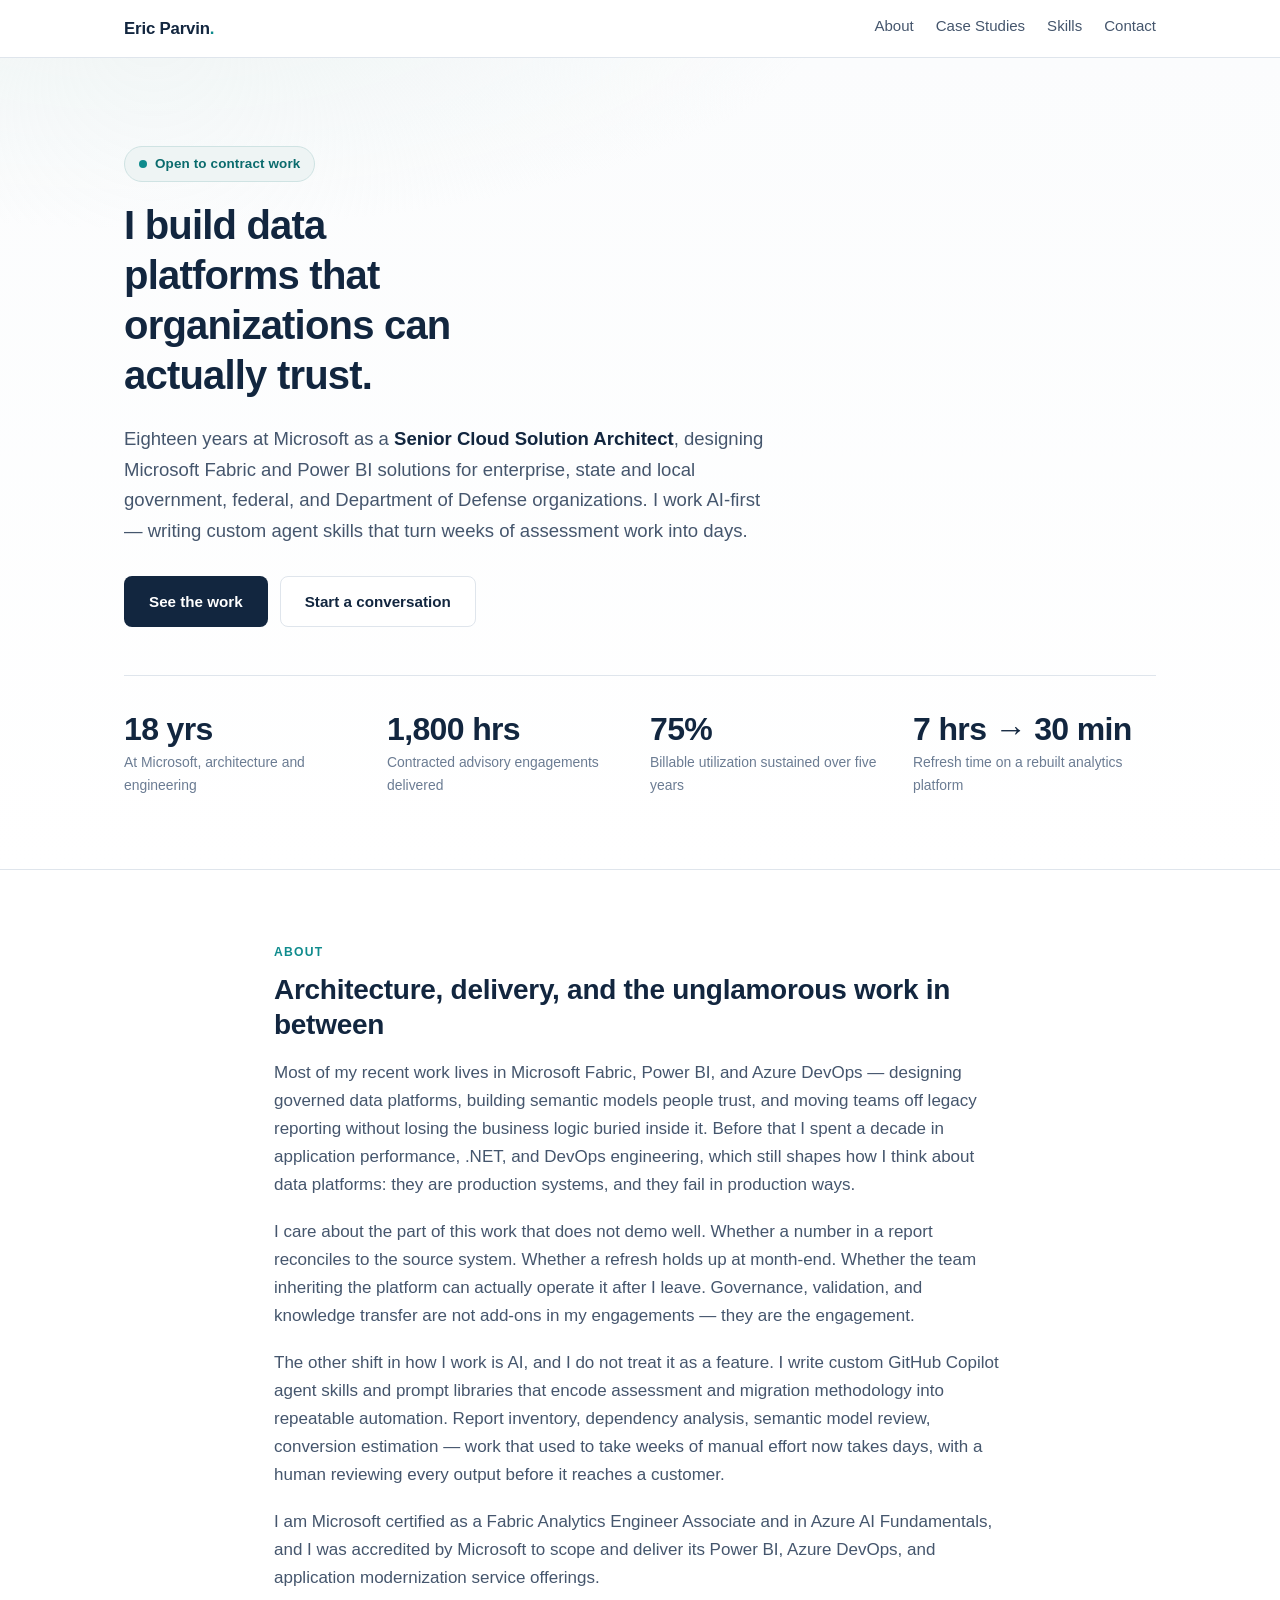
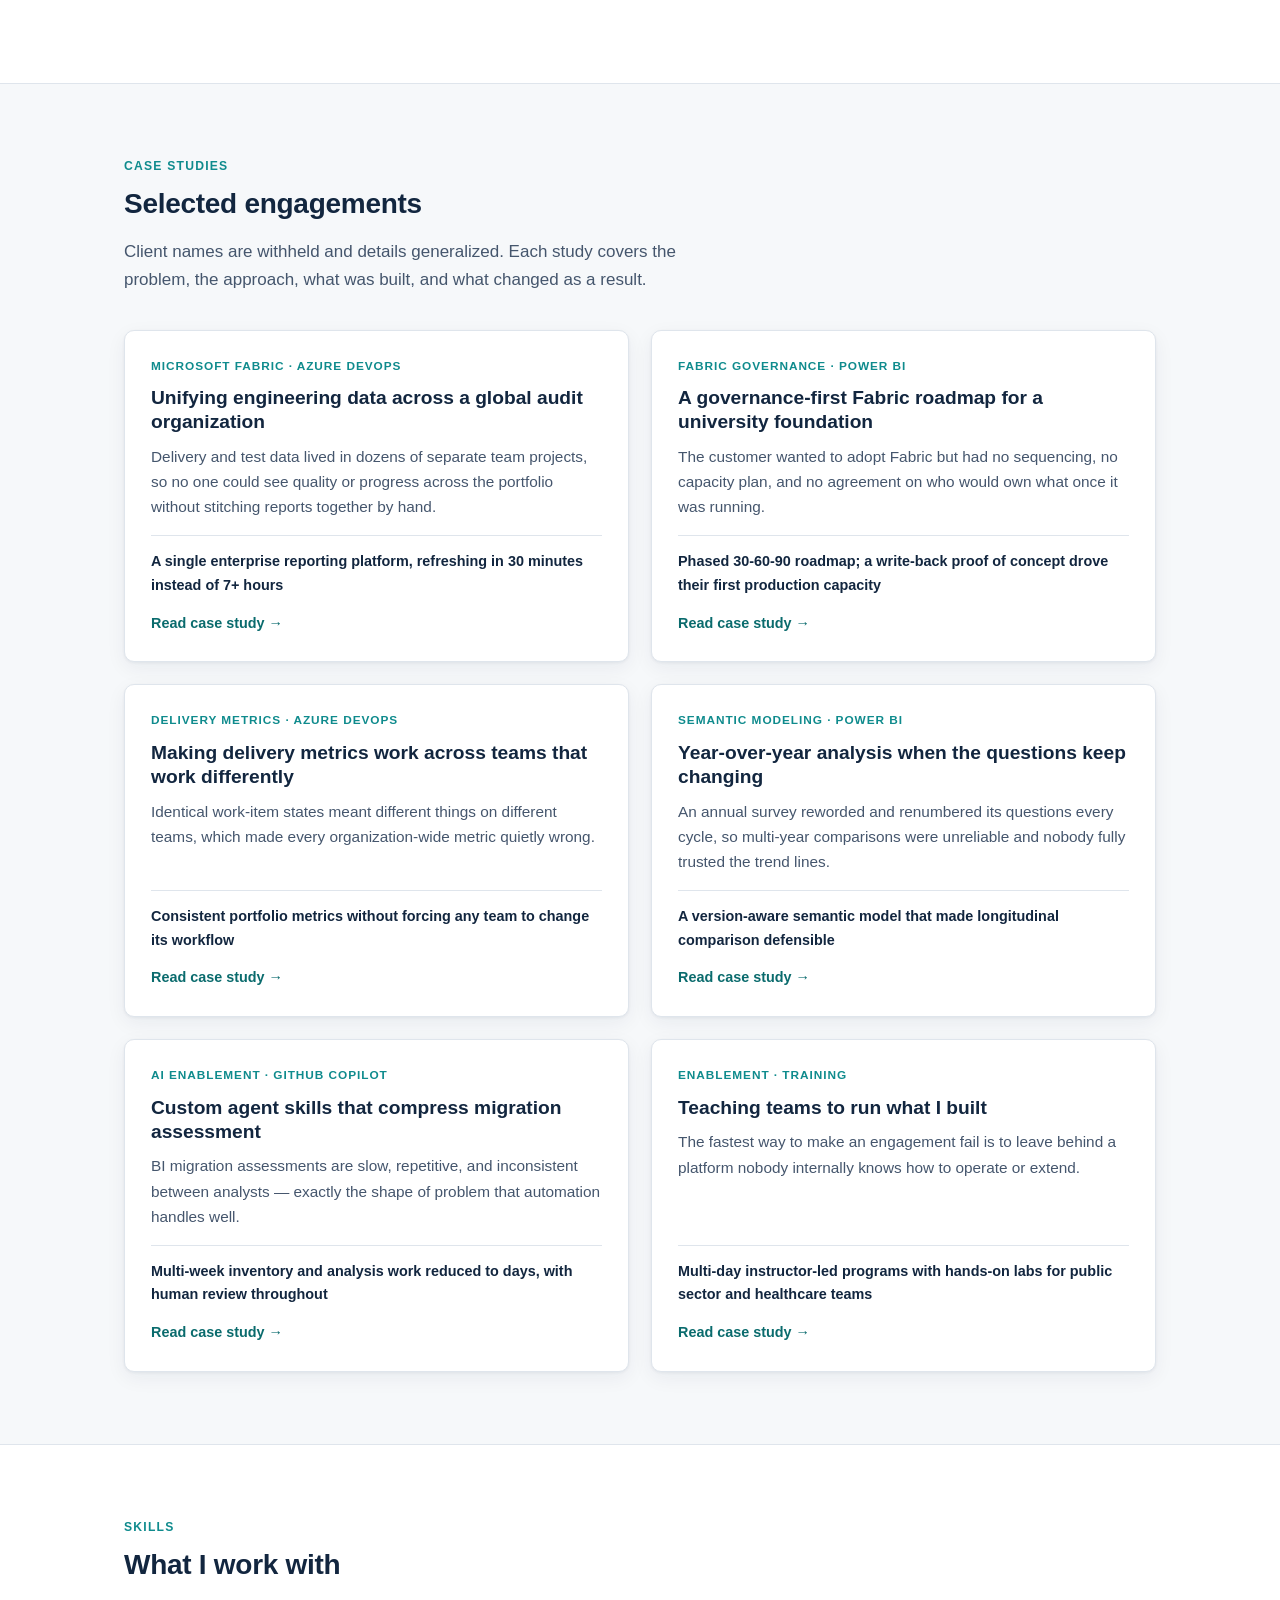
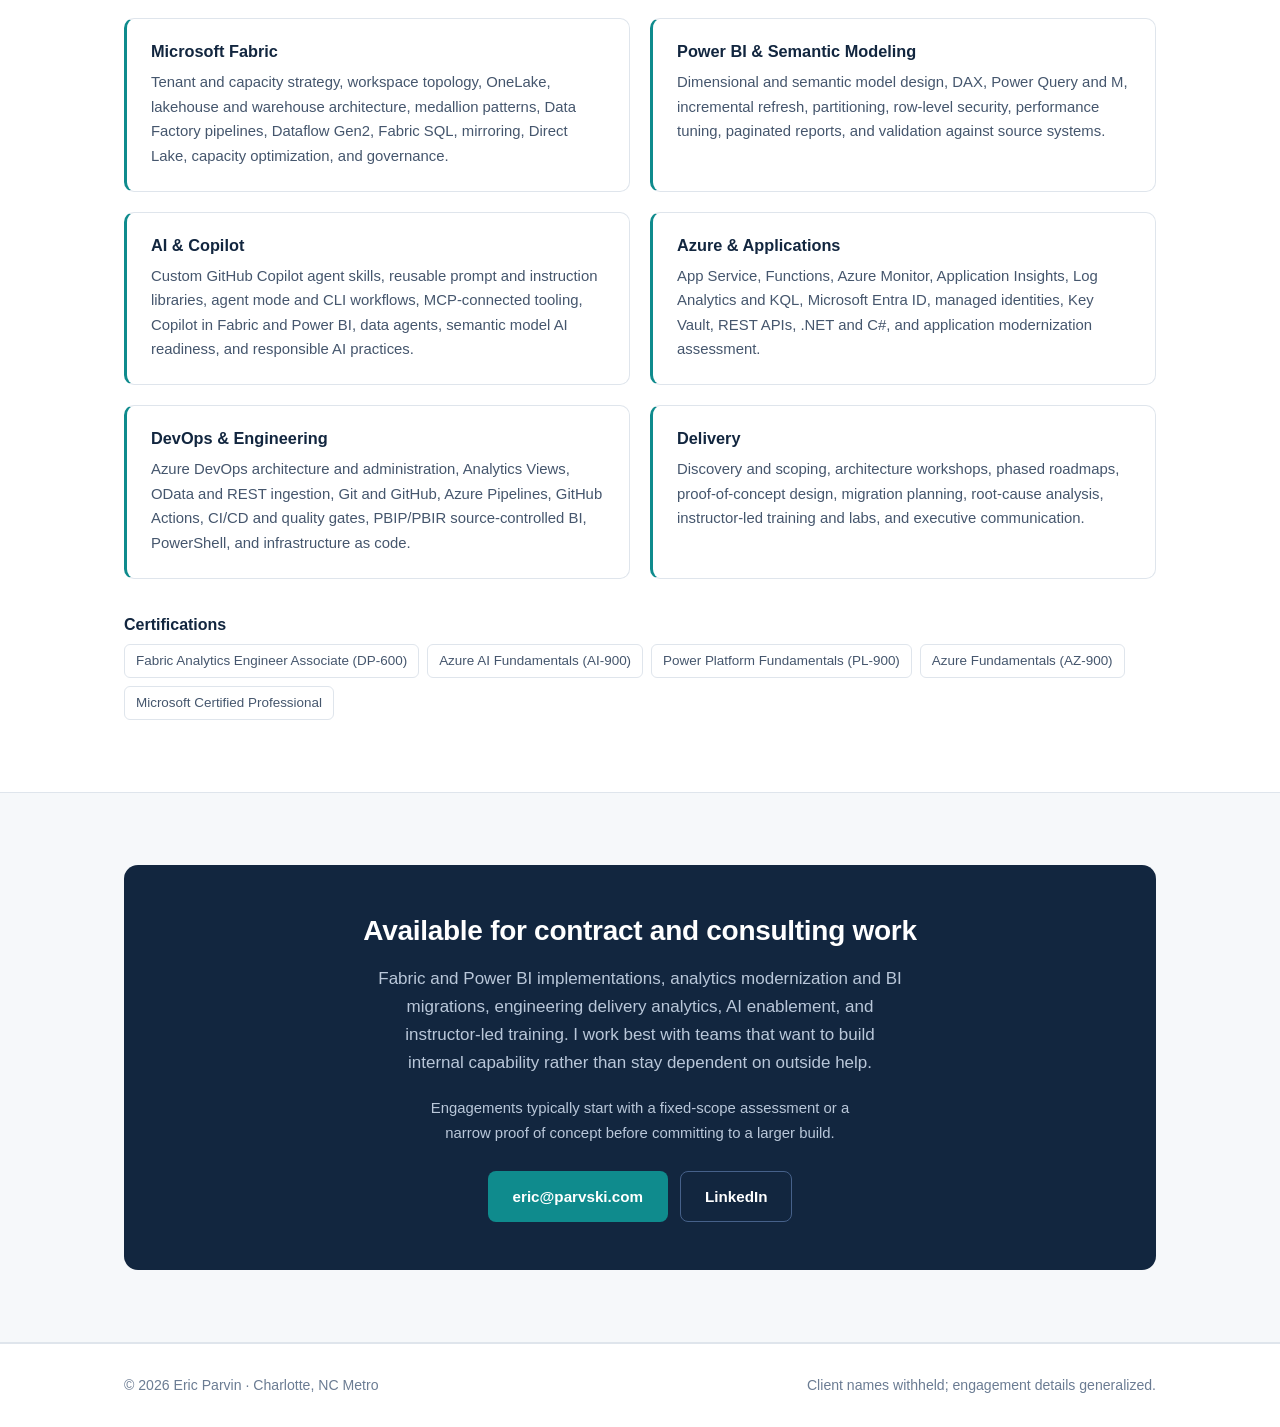
<file: Resume/portfolio/index.html>
<!DOCTYPE html>
<html lang="en">
<head>
<meta charset="utf-8">
<meta name="viewport" content="width=device-width, initial-scale=1">
<title>Eric Parvin - Data, Analytics &amp; AI Architect</title>
<meta name="description" content="Eric Parvin: Microsoft Fabric, Power BI, and Azure data platform architect with 18 years at Microsoft. Available for contract and consulting engagements.">
<link rel="stylesheet" href="style.css">
</head>
<body>

<a class="skip" href="#main">Skip to content</a>

<header class="site-header">
  <nav class="nav">
    <a class="brand" href="index.html">Eric Parvin<span>.</span></a>
    <div class="nav-links">
      <a href="#about">About</a>
      <a href="#work">Case Studies</a>
      <a href="#skills">Skills</a>
      <a href="#contact">Contact</a>
    </div>
  </nav>
</header>

<main id="main">

<section class="hero">
  <div class="wrap">
    <span class="pill"><span class="dot"></span> Open to contract work</span>
    <h1>I build data platforms that organizations can actually trust.</h1>
    <p class="lede">
      Eighteen years at Microsoft as a <strong>Senior Cloud Solution Architect</strong>, designing
      Microsoft Fabric and Power BI solutions for enterprise, state and local government, federal,
      and Department of Defense organizations. I work AI-first &mdash; writing custom agent skills that
      turn weeks of assessment work into days.
    </p>
    <div class="btn-row">
      <a class="btn btn-primary" href="#work">See the work</a>
      <a class="btn btn-ghost" href="#contact">Start a conversation</a>
    </div>

    <div class="stats">
      <div class="stat">
        <div class="num">18 yrs</div>
        <div class="lbl">At Microsoft, architecture and engineering</div>
      </div>
      <div class="stat">
        <div class="num">1,800 hrs</div>
        <div class="lbl">Contracted advisory engagements delivered</div>
      </div>
      <div class="stat">
        <div class="num">75%</div>
        <div class="lbl">Billable utilization sustained over five years</div>
      </div>
      <div class="stat">
        <div class="num">7 hrs &rarr; 30 min</div>
        <div class="lbl">Refresh time on a rebuilt analytics platform</div>
      </div>
    </div>
  </div>
</section>

<section id="about">
  <div class="wrap narrow">
    <p class="eyebrow">About</p>
    <h2>Architecture, delivery, and the unglamorous work in between</h2>
    <p>
      Most of my recent work lives in Microsoft Fabric, Power BI, and Azure DevOps &mdash; designing
      governed data platforms, building semantic models people trust, and moving teams off legacy
      reporting without losing the business logic buried inside it. Before that I spent a decade in
      application performance, .NET, and DevOps engineering, which still shapes how I think about
      data platforms: they are production systems, and they fail in production ways.
    </p>
    <p>
      I care about the part of this work that does not demo well. Whether a number in a report
      reconciles to the source system. Whether a refresh holds up at month-end. Whether the team
      inheriting the platform can actually operate it after I leave. Governance, validation, and
      knowledge transfer are not add-ons in my engagements &mdash; they are the engagement.
    </p>
    <p>
      The other shift in how I work is AI, and I do not treat it as a feature. I write custom
      GitHub Copilot agent skills and prompt libraries that encode assessment and migration
      methodology into repeatable automation. Report inventory, dependency analysis, semantic model
      review, conversion estimation &mdash; work that used to take weeks of manual effort now takes days,
      with a human reviewing every output before it reaches a customer.
    </p>
    <p>
      I am Microsoft certified as a Fabric Analytics Engineer Associate and in Azure AI Fundamentals,
      and I was accredited by Microsoft to scope and deliver its Power BI, Azure DevOps, and
      application modernization service offerings.
    </p>
  </div>
</section>

<section id="work" class="section-alt">
  <div class="wrap">
    <div class="section-head">
      <p class="eyebrow">Case Studies</p>
      <h2>Selected engagements</h2>
      <p style="max-width:64ch;">
        Client names are withheld and details generalized. Each study covers the problem,
        the approach, what was built, and what changed as a result.
      </p>
    </div>

    <div class="cards">

      <article class="card">
        <div class="tag">Microsoft Fabric &middot; Azure DevOps</div>
        <h3><a href="case-studies/enterprise-devops-analytics.html">Unifying engineering data across a global audit organization</a></h3>
        <p>
          Delivery and test data lived in dozens of separate team projects, so no one could see
          quality or progress across the portfolio without stitching reports together by hand.
        </p>
        <div class="result">A single enterprise reporting platform, refreshing in 30 minutes instead of 7+ hours</div>
        <a class="more" href="case-studies/enterprise-devops-analytics.html">Read case study</a>
      </article>

      <article class="card">
        <div class="tag">Fabric Governance &middot; Power BI</div>
        <h3><a href="case-studies/fabric-governance-roadmap.html">A governance-first Fabric roadmap for a university foundation</a></h3>
        <p>
          The customer wanted to adopt Fabric but had no sequencing, no capacity plan, and no
          agreement on who would own what once it was running.
        </p>
        <div class="result">Phased 30-60-90 roadmap; a write-back proof of concept drove their first production capacity</div>
        <a class="more" href="case-studies/fabric-governance-roadmap.html">Read case study</a>
      </article>

      <article class="card">
        <div class="tag">Delivery Metrics &middot; Azure DevOps</div>
        <h3><a href="case-studies/cross-team-delivery-metrics.html">Making delivery metrics work across teams that work differently</a></h3>
        <p>
          Identical work-item states meant different things on different teams, which made every
          organization-wide metric quietly wrong.
        </p>
        <div class="result">Consistent portfolio metrics without forcing any team to change its workflow</div>
        <a class="more" href="case-studies/cross-team-delivery-metrics.html">Read case study</a>
      </article>

      <article class="card">
        <div class="tag">Semantic Modeling &middot; Power BI</div>
        <h3><a href="case-studies/longitudinal-survey-model.html">Year-over-year analysis when the questions keep changing</a></h3>
        <p>
          An annual survey reworded and renumbered its questions every cycle, so multi-year
          comparisons were unreliable and nobody fully trusted the trend lines.
        </p>
        <div class="result">A version-aware semantic model that made longitudinal comparison defensible</div>
        <a class="more" href="case-studies/longitudinal-survey-model.html">Read case study</a>
      </article>

      <article class="card">
        <div class="tag">AI Enablement &middot; GitHub Copilot</div>
        <h3><a href="case-studies/ai-assisted-migration.html">Custom agent skills that compress migration assessment</a></h3>
        <p>
          BI migration assessments are slow, repetitive, and inconsistent between analysts &mdash;
          exactly the shape of problem that automation handles well.
        </p>
        <div class="result">Multi-week inventory and analysis work reduced to days, with human review throughout</div>
        <a class="more" href="case-studies/ai-assisted-migration.html">Read case study</a>
      </article>

      <article class="card">
        <div class="tag">Enablement &middot; Training</div>
        <h3><a href="case-studies/technical-enablement.html">Teaching teams to run what I built</a></h3>
        <p>
          The fastest way to make an engagement fail is to leave behind a platform nobody
          internally knows how to operate or extend.
        </p>
        <div class="result">Multi-day instructor-led programs with hands-on labs for public sector and healthcare teams</div>
        <a class="more" href="case-studies/technical-enablement.html">Read case study</a>
      </article>

    </div>
  </div>
</section>

<section id="skills">
  <div class="wrap">
    <div class="section-head">
      <p class="eyebrow">Skills</p>
      <h2>What I work with</h2>
    </div>

    <div class="skill-grid">

      <div class="skill-block">
        <h3>Microsoft Fabric</h3>
        <p>Tenant and capacity strategy, workspace topology, OneLake, lakehouse and warehouse
        architecture, medallion patterns, Data Factory pipelines, Dataflow Gen2, Fabric SQL,
        mirroring, Direct Lake, capacity optimization, and governance.</p>
      </div>

      <div class="skill-block">
        <h3>Power BI &amp; Semantic Modeling</h3>
        <p>Dimensional and semantic model design, DAX, Power Query and M, incremental refresh,
        partitioning, row-level security, performance tuning, paginated reports, and validation
        against source systems.</p>
      </div>

      <div class="skill-block">
        <h3>AI &amp; Copilot</h3>
        <p>Custom GitHub Copilot agent skills, reusable prompt and instruction libraries, agent mode
        and CLI workflows, MCP-connected tooling, Copilot in Fabric and Power BI, data agents,
        semantic model AI readiness, and responsible AI practices.</p>
      </div>

      <div class="skill-block">
        <h3>Azure &amp; Applications</h3>
        <p>App Service, Functions, Azure Monitor, Application Insights, Log Analytics and KQL,
        Microsoft Entra ID, managed identities, Key Vault, REST APIs, .NET and C#, and application
        modernization assessment.</p>
      </div>

      <div class="skill-block">
        <h3>DevOps &amp; Engineering</h3>
        <p>Azure DevOps architecture and administration, Analytics Views, OData and REST ingestion,
        Git and GitHub, Azure Pipelines, GitHub Actions, CI/CD and quality gates, PBIP/PBIR
        source-controlled BI, PowerShell, and infrastructure as code.</p>
      </div>

      <div class="skill-block">
        <h3>Delivery</h3>
        <p>Discovery and scoping, architecture workshops, phased roadmaps, proof-of-concept design,
        migration planning, root-cause analysis, instructor-led training and labs, and executive
        communication.</p>
      </div>

    </div>

    <div style="margin-top:36px;">
      <h3 style="font-size:1rem;">Certifications</h3>
      <div class="chips">
        <span class="chip">Fabric Analytics Engineer Associate (DP-600)</span>
        <span class="chip">Azure AI Fundamentals (AI-900)</span>
        <span class="chip">Power Platform Fundamentals (PL-900)</span>
        <span class="chip">Azure Fundamentals (AZ-900)</span>
        <span class="chip">Microsoft Certified Professional</span>
      </div>
    </div>
  </div>
</section>

<section id="contact" class="section-alt">
  <div class="wrap">
    <div class="contact-card">
      <h2>Available for contract and consulting work</h2>
      <p>
        Fabric and Power BI implementations, analytics modernization and BI migrations, engineering
        delivery analytics, AI enablement, and instructor-led training. I work best with teams that
        want to build internal capability rather than stay dependent on outside help.
      </p>
      <p style="font-size:.93rem;">
        Engagements typically start with a fixed-scope assessment or a narrow proof of concept
        before committing to a larger build.
      </p>
      <div class="btn-row">
        <a class="btn btn-primary" href="mailto:eric@parvski.com">eric@parvski.com</a>
        <a class="btn btn-ghost" href="https://www.linkedin.com/in/eric-parvin01" target="_blank" rel="noopener">LinkedIn</a>
      </div>
    </div>
  </div>
</section>

</main>

<footer class="site-footer">
  <div class="wrap footer-inner">
    <span>&copy; 2026 Eric Parvin &middot; Charlotte, NC Metro</span>
    <span>Client names withheld; engagement details generalized.</span>
  </div>
</footer>

</body>
</html>
</file>
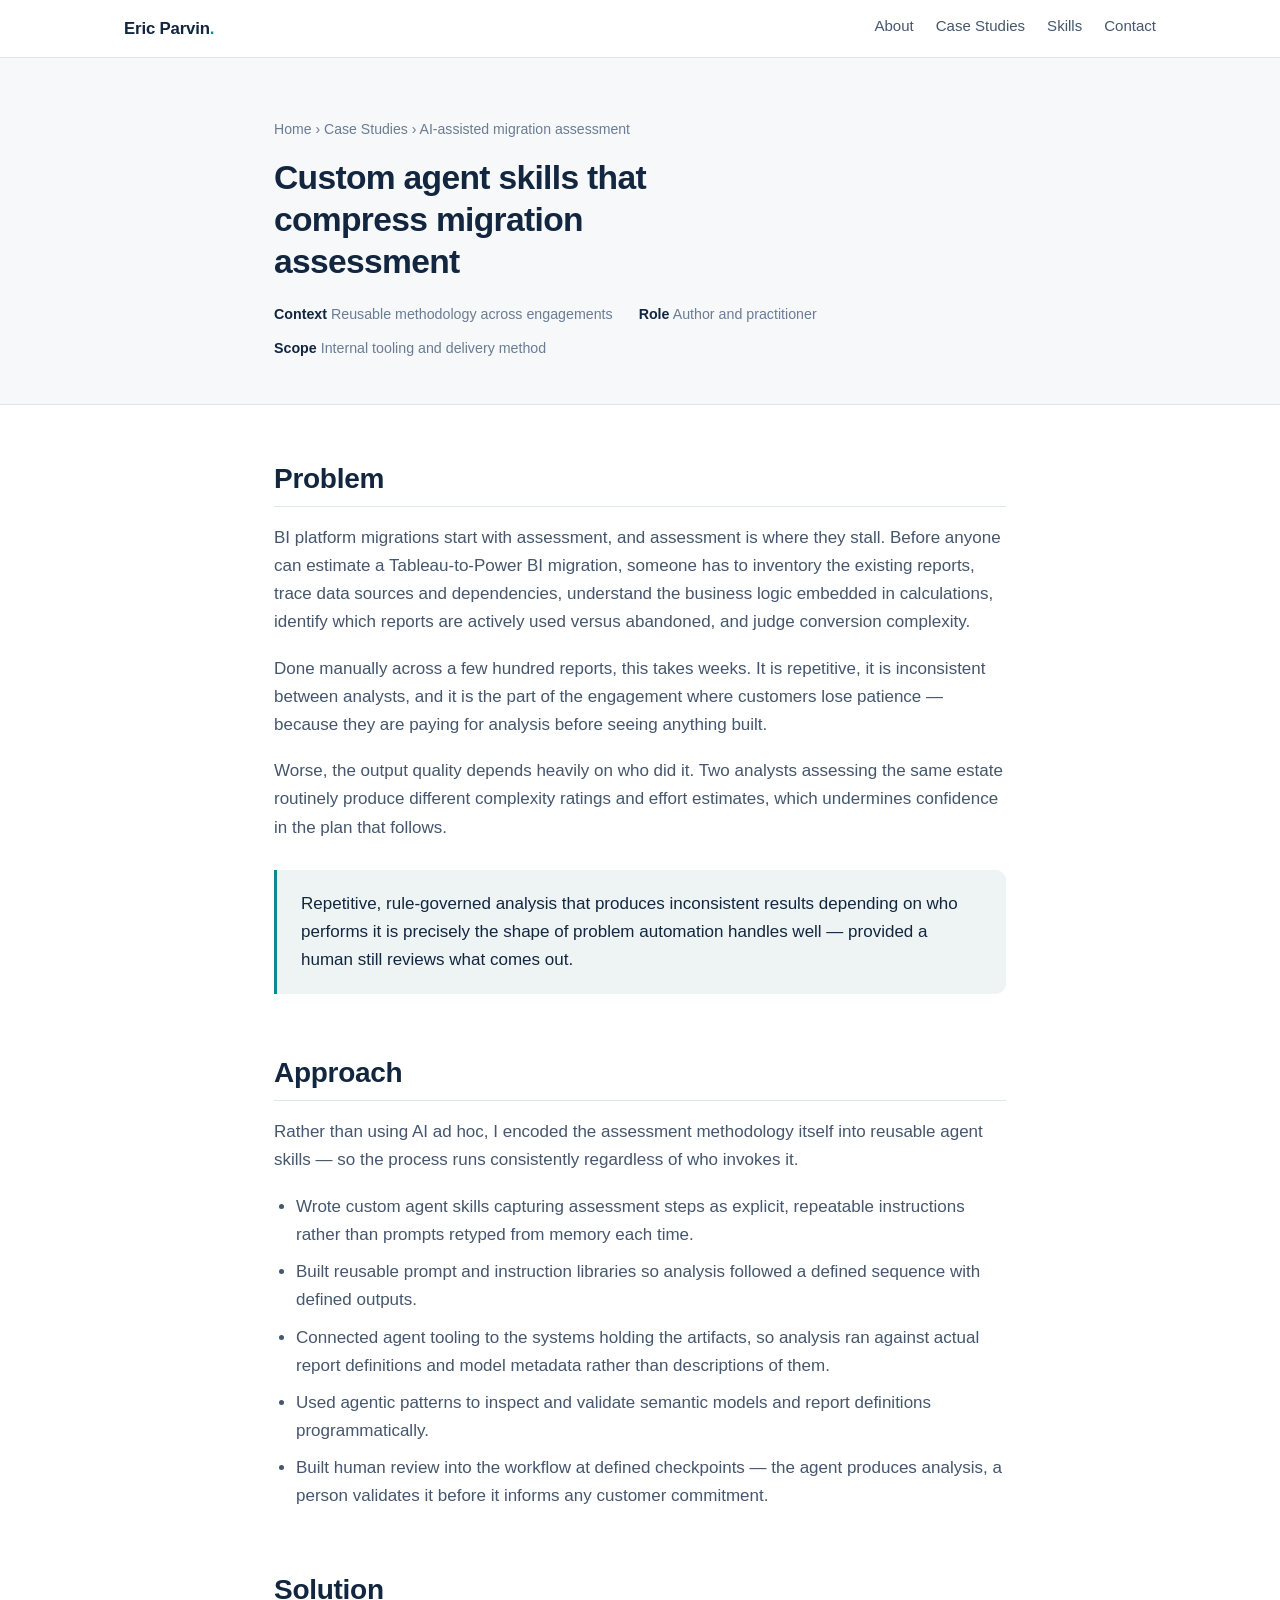
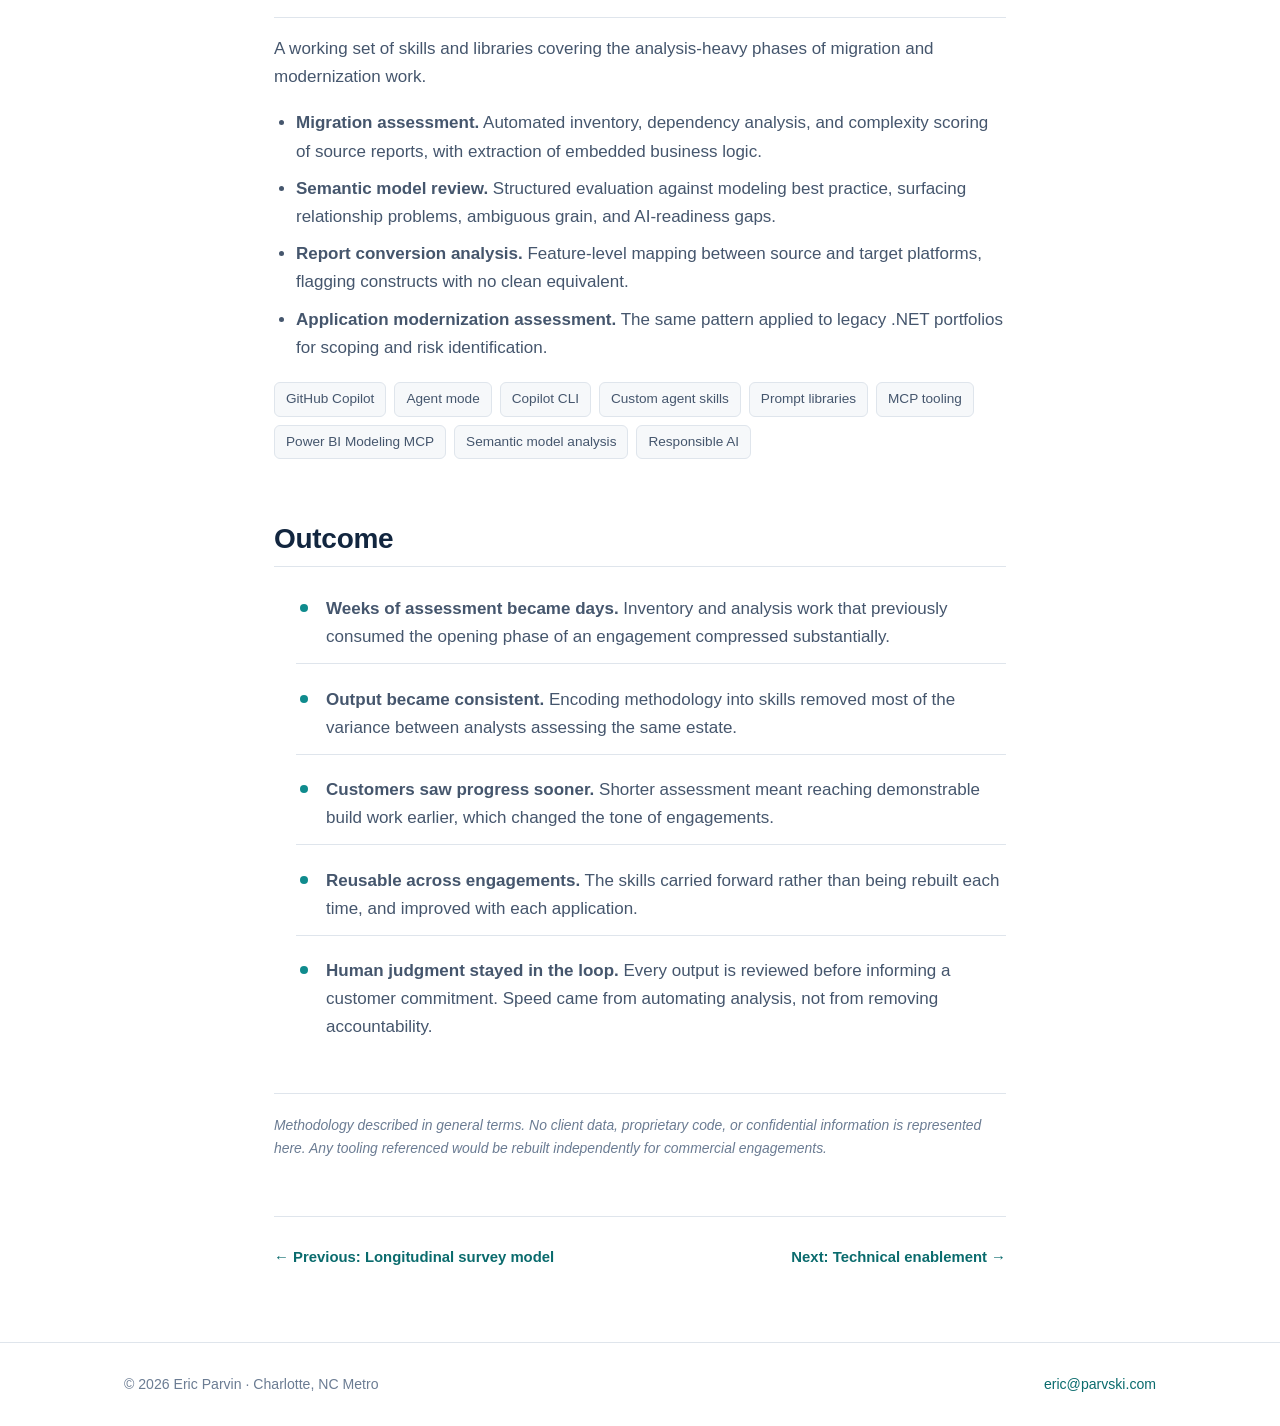
<file: Resume/portfolio/case-studies/ai-assisted-migration.html>
<!DOCTYPE html>
<html lang="en">
<head>
<meta charset="utf-8">
<meta name="viewport" content="width=device-width, initial-scale=1">
<title>AI-Assisted Migration Assessment - Eric Parvin</title>
<meta name="description" content="Custom GitHub Copilot agent skills that compress BI migration assessment from weeks of manual analysis into days.">
<link rel="stylesheet" href="../style.css">
</head>
<body>

<a class="skip" href="#main">Skip to content</a>

<header class="site-header">
  <nav class="nav">
    <a class="brand" href="../index.html">Eric Parvin<span>.</span></a>
    <div class="nav-links">
      <a href="../index.html#about">About</a>
      <a href="../index.html#work">Case Studies</a>
      <a href="../index.html#skills">Skills</a>
      <a href="../index.html#contact">Contact</a>
    </div>
  </nav>
</header>

<main id="main">

<div class="cs-header">
  <div class="wrap narrow">
    <div class="crumb"><a href="../index.html">Home</a> &rsaquo; <a href="../index.html#work">Case Studies</a> &rsaquo; AI-assisted migration assessment</div>
    <h1>Custom agent skills that compress migration assessment</h1>
    <div class="cs-meta">
      <span><strong>Context</strong> Reusable methodology across engagements</span>
      <span><strong>Role</strong> Author and practitioner</span>
      <span><strong>Scope</strong> Internal tooling and delivery method</span>
    </div>
  </div>
</div>

<div class="cs-body">
  <div class="wrap narrow">

    <h2>Problem</h2>
    <p>
      BI platform migrations start with assessment, and assessment is where they stall. Before anyone
      can estimate a Tableau-to-Power BI migration, someone has to inventory the existing reports,
      trace data sources and dependencies, understand the business logic embedded in calculations,
      identify which reports are actively used versus abandoned, and judge conversion complexity.
    </p>
    <p>
      Done manually across a few hundred reports, this takes weeks. It is repetitive, it is
      inconsistent between analysts, and it is the part of the engagement where customers lose
      patience &mdash; because they are paying for analysis before seeing anything built.
    </p>
    <p>
      Worse, the output quality depends heavily on who did it. Two analysts assessing the same estate
      routinely produce different complexity ratings and effort estimates, which undermines
      confidence in the plan that follows.
    </p>

    <div class="callout">
      <p>
        Repetitive, rule-governed analysis that produces inconsistent results depending on who
        performs it is precisely the shape of problem automation handles well &mdash; provided a human
        still reviews what comes out.
      </p>
    </div>

    <h2>Approach</h2>
    <p>
      Rather than using AI ad hoc, I encoded the assessment methodology itself into reusable agent
      skills &mdash; so the process runs consistently regardless of who invokes it.
    </p>
    <ul>
      <li>Wrote custom agent skills capturing assessment steps as explicit, repeatable instructions
      rather than prompts retyped from memory each time.</li>
      <li>Built reusable prompt and instruction libraries so analysis followed a defined sequence with
      defined outputs.</li>
      <li>Connected agent tooling to the systems holding the artifacts, so analysis ran against actual
      report definitions and model metadata rather than descriptions of them.</li>
      <li>Used agentic patterns to inspect and validate semantic models and report definitions
      programmatically.</li>
      <li>Built human review into the workflow at defined checkpoints &mdash; the agent produces analysis,
      a person validates it before it informs any customer commitment.</li>
    </ul>

    <h2>Solution</h2>
    <p>
      A working set of skills and libraries covering the analysis-heavy phases of migration and
      modernization work.
    </p>
    <ul>
      <li><strong>Migration assessment.</strong> Automated inventory, dependency analysis, and
      complexity scoring of source reports, with extraction of embedded business logic.</li>
      <li><strong>Semantic model review.</strong> Structured evaluation against modeling best
      practice, surfacing relationship problems, ambiguous grain, and AI-readiness gaps.</li>
      <li><strong>Report conversion analysis.</strong> Feature-level mapping between source and target
      platforms, flagging constructs with no clean equivalent.</li>
      <li><strong>Application modernization assessment.</strong> The same pattern applied to legacy
      .NET portfolios for scoping and risk identification.</li>
    </ul>

    <div class="stack">
      <span>GitHub Copilot</span><span>Agent mode</span><span>Copilot CLI</span>
      <span>Custom agent skills</span><span>Prompt libraries</span><span>MCP tooling</span>
      <span>Power BI Modeling MCP</span><span>Semantic model analysis</span><span>Responsible AI</span>
    </div>

    <h2>Outcome</h2>
    <ul class="outcomes">
      <li><strong>Weeks of assessment became days.</strong> Inventory and analysis work that
      previously consumed the opening phase of an engagement compressed substantially.</li>
      <li><strong>Output became consistent.</strong> Encoding methodology into skills removed most of
      the variance between analysts assessing the same estate.</li>
      <li><strong>Customers saw progress sooner.</strong> Shorter assessment meant reaching
      demonstrable build work earlier, which changed the tone of engagements.</li>
      <li><strong>Reusable across engagements.</strong> The skills carried forward rather than being
      rebuilt each time, and improved with each application.</li>
      <li><strong>Human judgment stayed in the loop.</strong> Every output is reviewed before
      informing a customer commitment. Speed came from automating analysis, not from removing
      accountability.</li>
    </ul>

    <p class="note">
      Methodology described in general terms. No client data, proprietary code, or confidential
      information is represented here. Any tooling referenced would be rebuilt independently for
      commercial engagements.
    </p>

    <div class="cs-nav">
      <a href="longitudinal-survey-model.html">&larr; Previous: Longitudinal survey model</a>
      <a href="technical-enablement.html">Next: Technical enablement &rarr;</a>
    </div>

  </div>
</div>

</main>

<footer class="site-footer">
  <div class="wrap footer-inner">
    <span>&copy; 2026 Eric Parvin &middot; Charlotte, NC Metro</span>
    <span><a href="mailto:eric@parvski.com">eric@parvski.com</a></span>
  </div>
</footer>

</body>
</html>
</file>
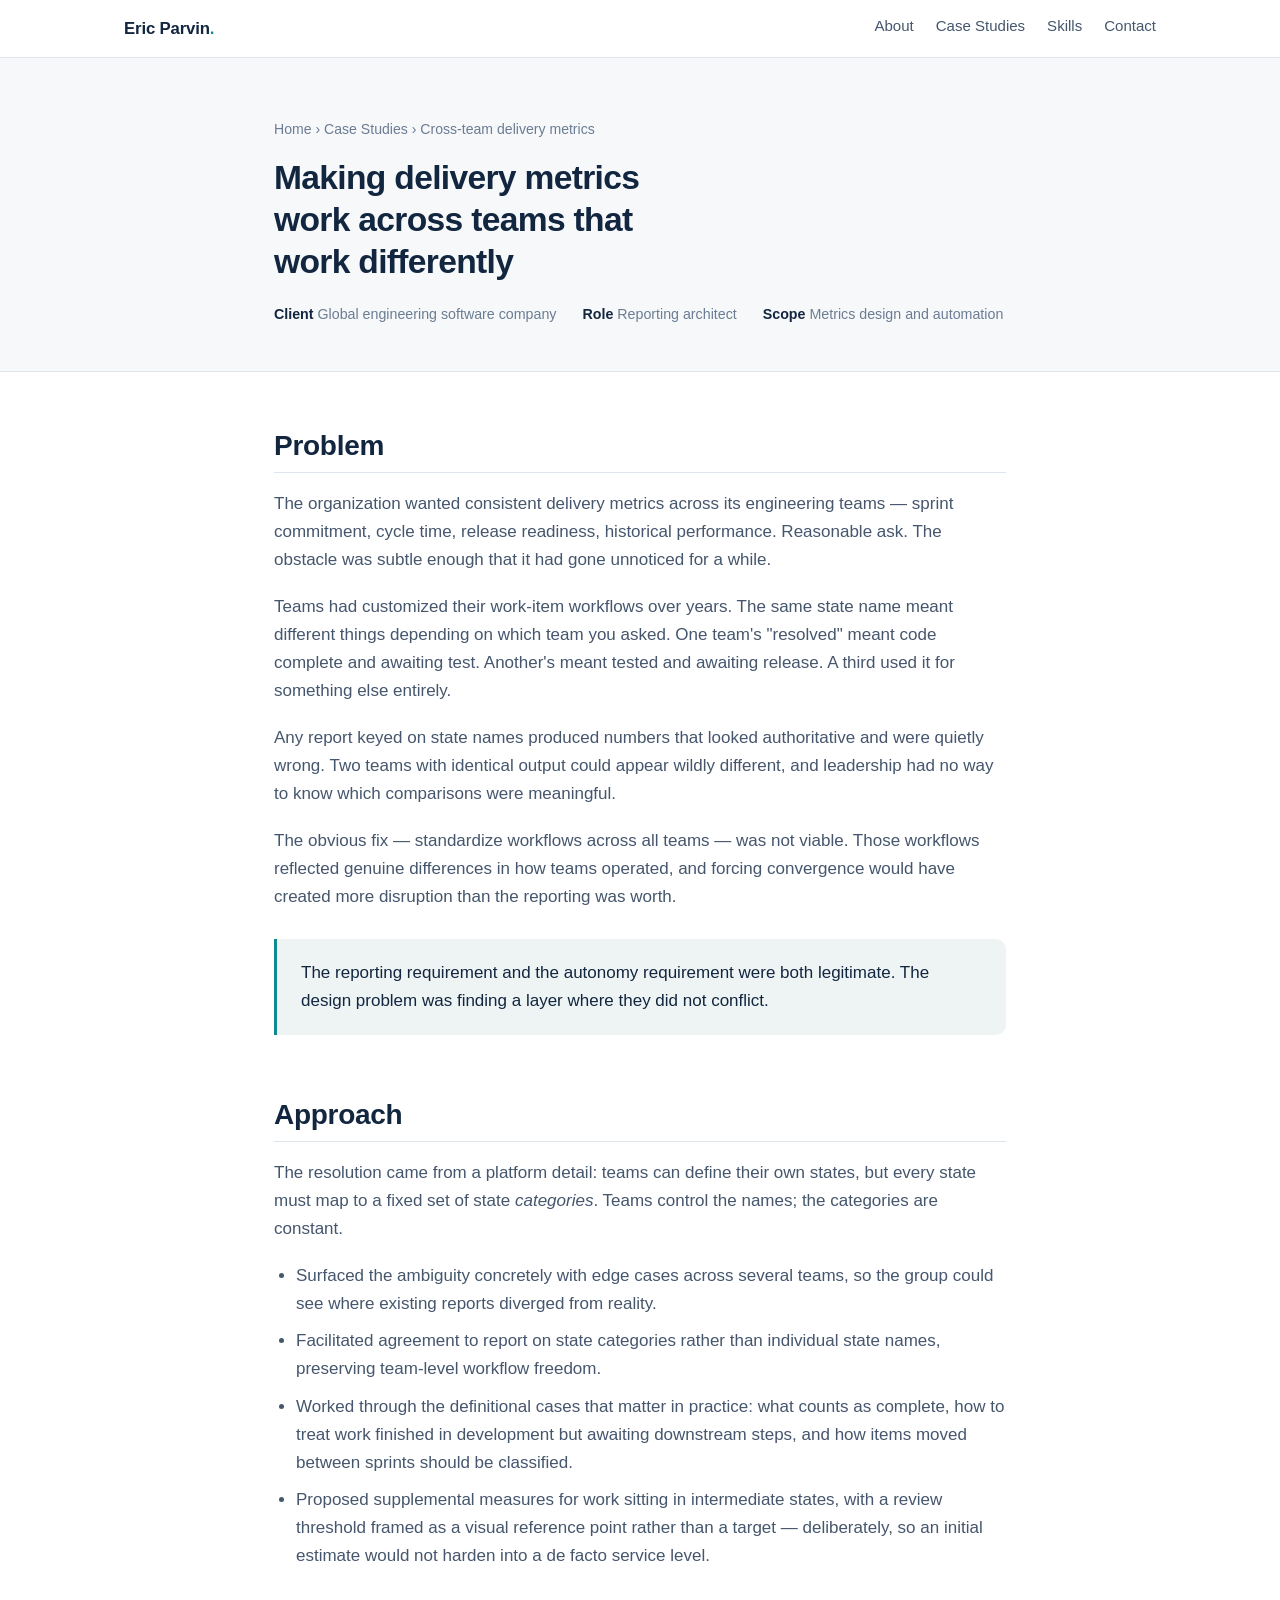
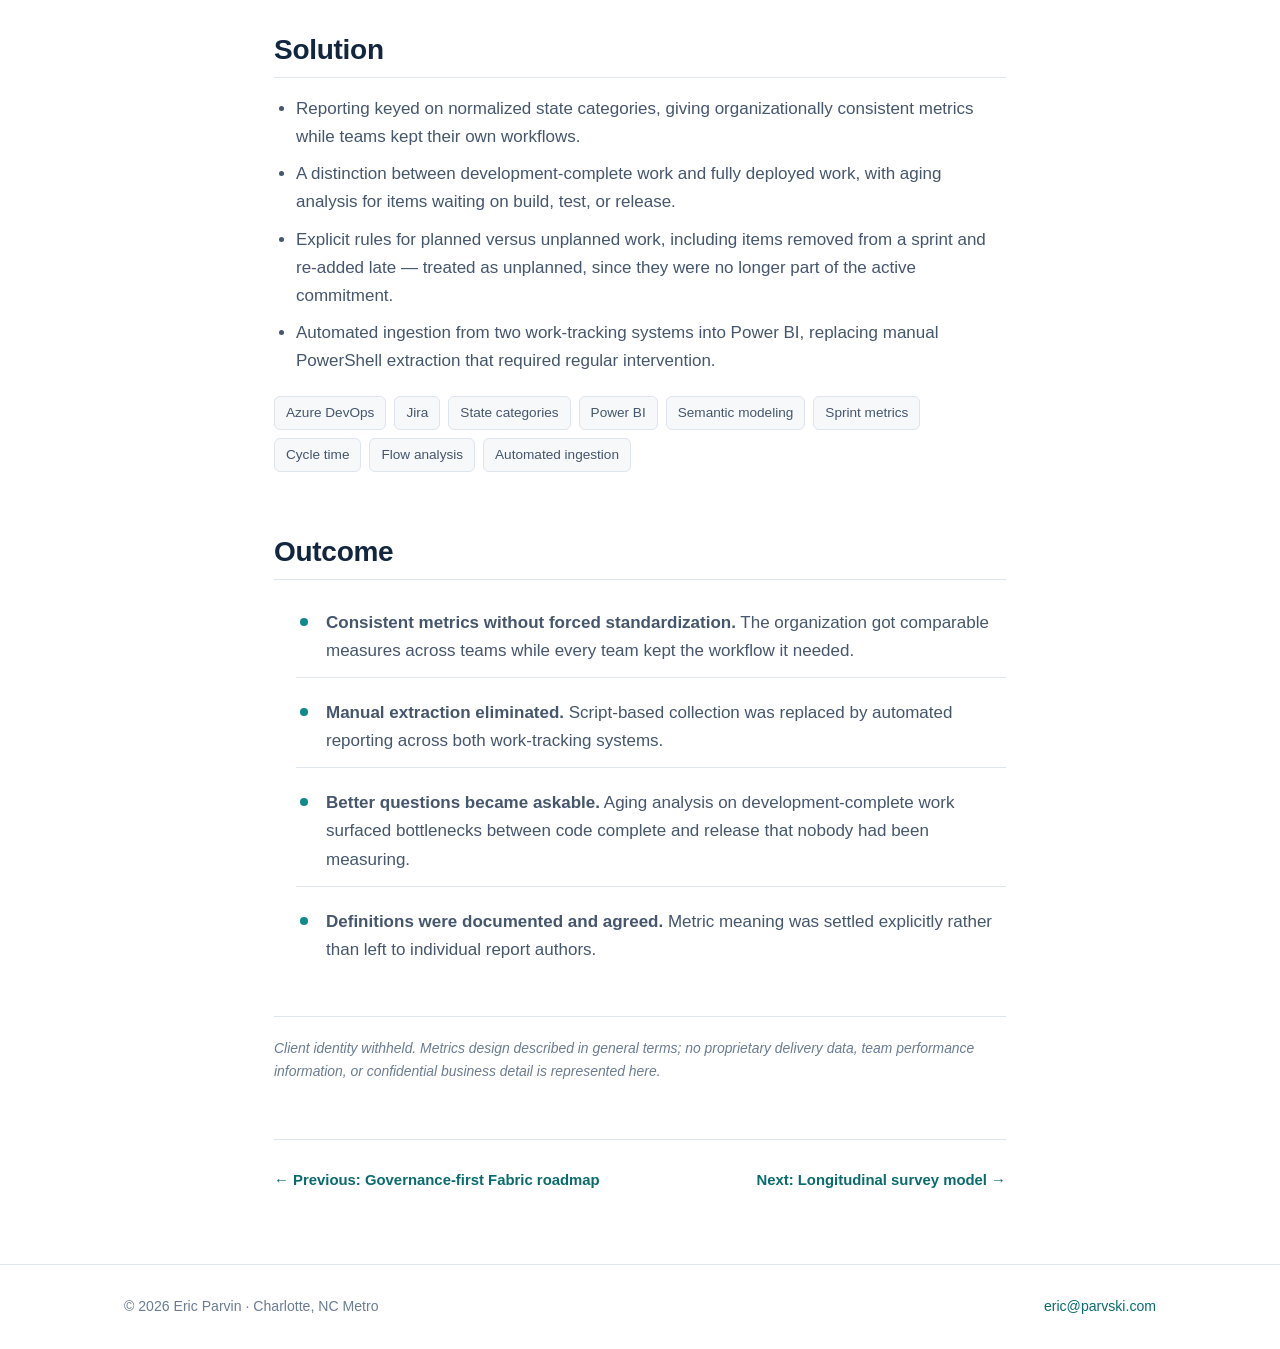
<file: Resume/portfolio/case-studies/cross-team-delivery-metrics.html>
<!DOCTYPE html>
<html lang="en">
<head>
<meta charset="utf-8">
<meta name="viewport" content="width=device-width, initial-scale=1">
<title>Cross-Team Delivery Metrics - Eric Parvin</title>
<meta name="description" content="Making sprint and release metrics consistent across teams with different workflows, without forcing process standardization.">
<link rel="stylesheet" href="../style.css">
</head>
<body>

<a class="skip" href="#main">Skip to content</a>

<header class="site-header">
  <nav class="nav">
    <a class="brand" href="../index.html">Eric Parvin<span>.</span></a>
    <div class="nav-links">
      <a href="../index.html#about">About</a>
      <a href="../index.html#work">Case Studies</a>
      <a href="../index.html#skills">Skills</a>
      <a href="../index.html#contact">Contact</a>
    </div>
  </nav>
</header>

<main id="main">

<div class="cs-header">
  <div class="wrap narrow">
    <div class="crumb"><a href="../index.html">Home</a> &rsaquo; <a href="../index.html#work">Case Studies</a> &rsaquo; Cross-team delivery metrics</div>
    <h1>Making delivery metrics work across teams that work differently</h1>
    <div class="cs-meta">
      <span><strong>Client</strong> Global engineering software company</span>
      <span><strong>Role</strong> Reporting architect</span>
      <span><strong>Scope</strong> Metrics design and automation</span>
    </div>
  </div>
</div>

<div class="cs-body">
  <div class="wrap narrow">

    <h2>Problem</h2>
    <p>
      The organization wanted consistent delivery metrics across its engineering teams &mdash; sprint
      commitment, cycle time, release readiness, historical performance. Reasonable ask. The
      obstacle was subtle enough that it had gone unnoticed for a while.
    </p>
    <p>
      Teams had customized their work-item workflows over years. The same state name meant different
      things depending on which team you asked. One team's "resolved" meant code complete and awaiting
      test. Another's meant tested and awaiting release. A third used it for something else entirely.
    </p>
    <p>
      Any report keyed on state names produced numbers that looked authoritative and were quietly
      wrong. Two teams with identical output could appear wildly different, and leadership had no way
      to know which comparisons were meaningful.
    </p>
    <p>
      The obvious fix &mdash; standardize workflows across all teams &mdash; was not viable. Those workflows
      reflected genuine differences in how teams operated, and forcing convergence would have created
      more disruption than the reporting was worth.
    </p>

    <div class="callout">
      <p>
        The reporting requirement and the autonomy requirement were both legitimate. The design
        problem was finding a layer where they did not conflict.
      </p>
    </div>

    <h2>Approach</h2>
    <p>
      The resolution came from a platform detail: teams can define their own states, but every state
      must map to a fixed set of state <em>categories</em>. Teams control the names; the categories
      are constant.
    </p>
    <ul>
      <li>Surfaced the ambiguity concretely with edge cases across several teams, so the group could
      see where existing reports diverged from reality.</li>
      <li>Facilitated agreement to report on state categories rather than individual state names,
      preserving team-level workflow freedom.</li>
      <li>Worked through the definitional cases that matter in practice: what counts as complete,
      how to treat work finished in development but awaiting downstream steps, and how items moved
      between sprints should be classified.</li>
      <li>Proposed supplemental measures for work sitting in intermediate states, with a review
      threshold framed as a visual reference point rather than a target &mdash; deliberately, so an
      initial estimate would not harden into a de facto service level.</li>
    </ul>

    <h2>Solution</h2>
    <ul>
      <li>Reporting keyed on normalized state categories, giving organizationally consistent metrics
      while teams kept their own workflows.</li>
      <li>A distinction between development-complete work and fully deployed work, with aging
      analysis for items waiting on build, test, or release.</li>
      <li>Explicit rules for planned versus unplanned work, including items removed from a sprint and
      re-added late &mdash; treated as unplanned, since they were no longer part of the active commitment.</li>
      <li>Automated ingestion from two work-tracking systems into Power BI, replacing manual
      PowerShell extraction that required regular intervention.</li>
    </ul>

    <div class="stack">
      <span>Azure DevOps</span><span>Jira</span><span>State categories</span><span>Power BI</span>
      <span>Semantic modeling</span><span>Sprint metrics</span><span>Cycle time</span>
      <span>Flow analysis</span><span>Automated ingestion</span>
    </div>

    <h2>Outcome</h2>
    <ul class="outcomes">
      <li><strong>Consistent metrics without forced standardization.</strong> The organization got
      comparable measures across teams while every team kept the workflow it needed.</li>
      <li><strong>Manual extraction eliminated.</strong> Script-based collection was replaced by
      automated reporting across both work-tracking systems.</li>
      <li><strong>Better questions became askable.</strong> Aging analysis on development-complete
      work surfaced bottlenecks between code complete and release that nobody had been measuring.</li>
      <li><strong>Definitions were documented and agreed.</strong> Metric meaning was settled
      explicitly rather than left to individual report authors.</li>
    </ul>

    <p class="note">
      Client identity withheld. Metrics design described in general terms; no proprietary delivery
      data, team performance information, or confidential business detail is represented here.
    </p>

    <div class="cs-nav">
      <a href="fabric-governance-roadmap.html">&larr; Previous: Governance-first Fabric roadmap</a>
      <a href="longitudinal-survey-model.html">Next: Longitudinal survey model &rarr;</a>
    </div>

  </div>
</div>

</main>

<footer class="site-footer">
  <div class="wrap footer-inner">
    <span>&copy; 2026 Eric Parvin &middot; Charlotte, NC Metro</span>
    <span><a href="mailto:eric@parvski.com">eric@parvski.com</a></span>
  </div>
</footer>

</body>
</html>
</file>
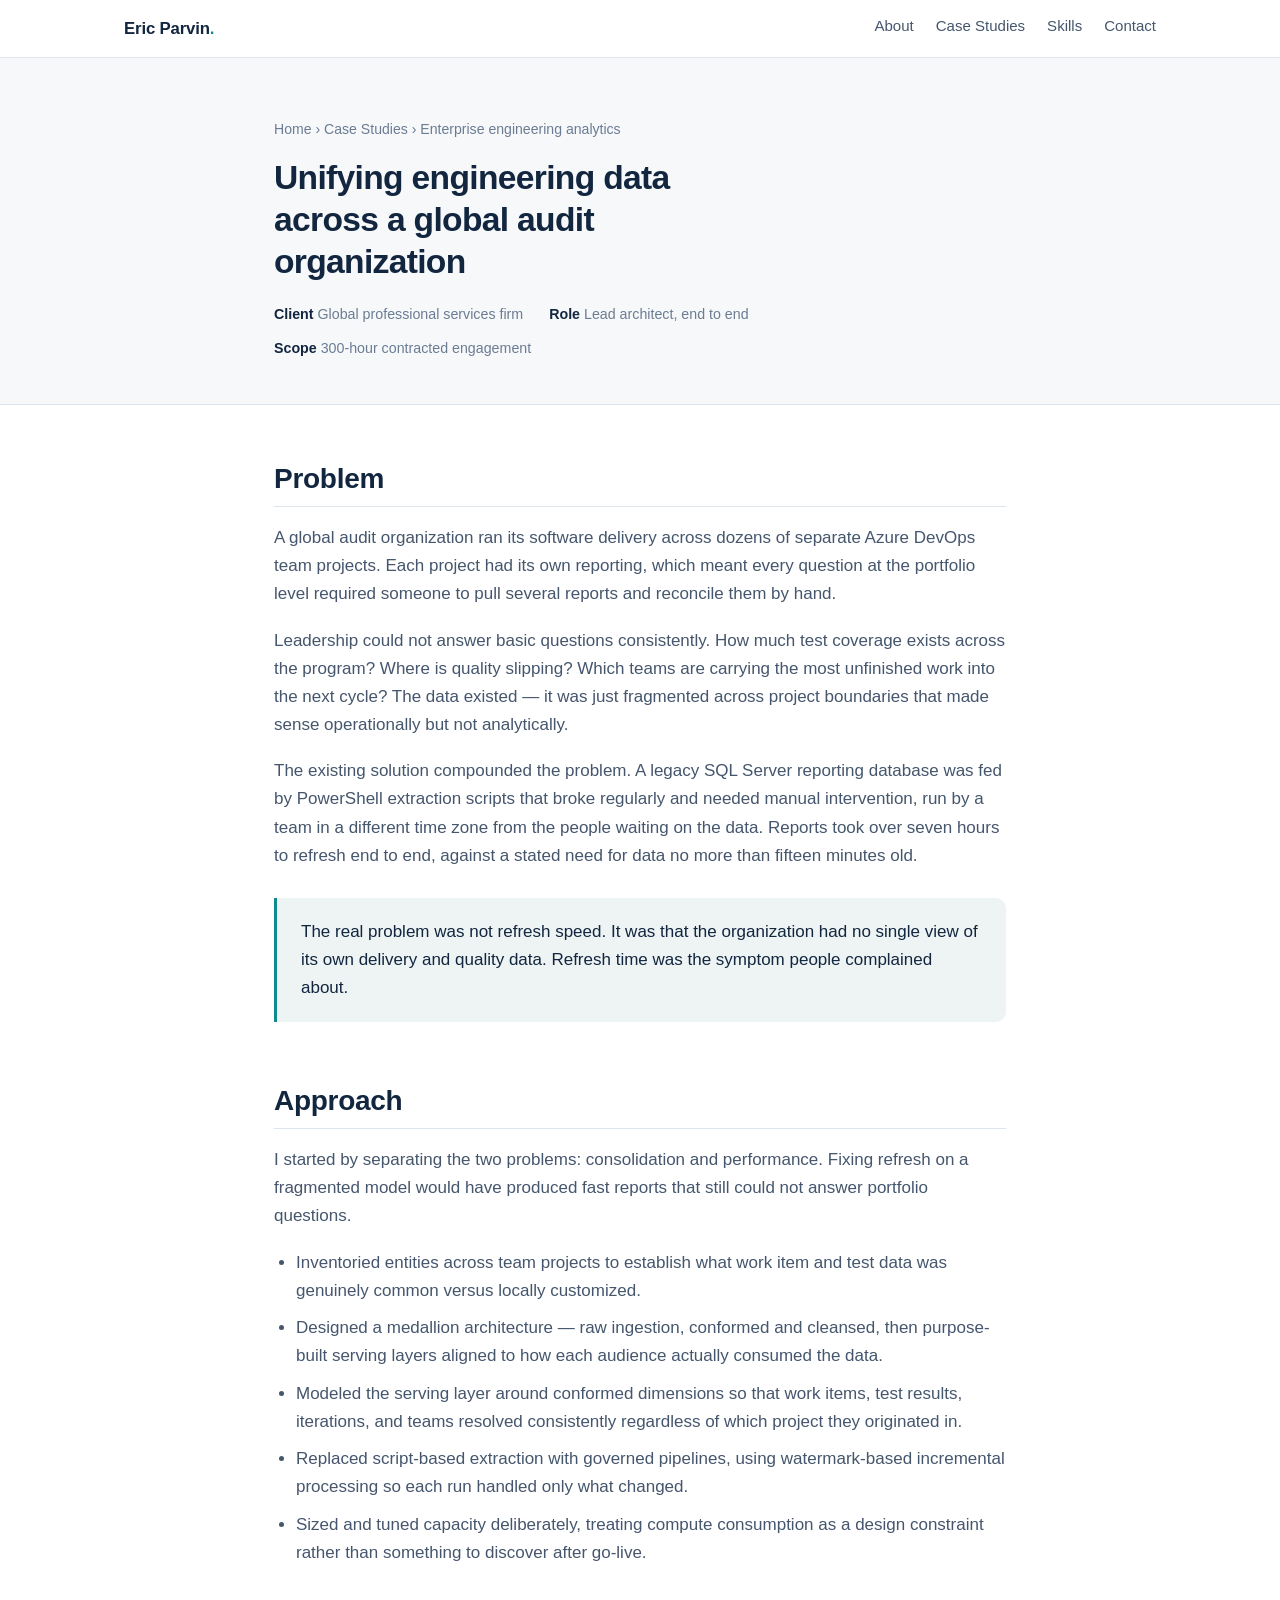
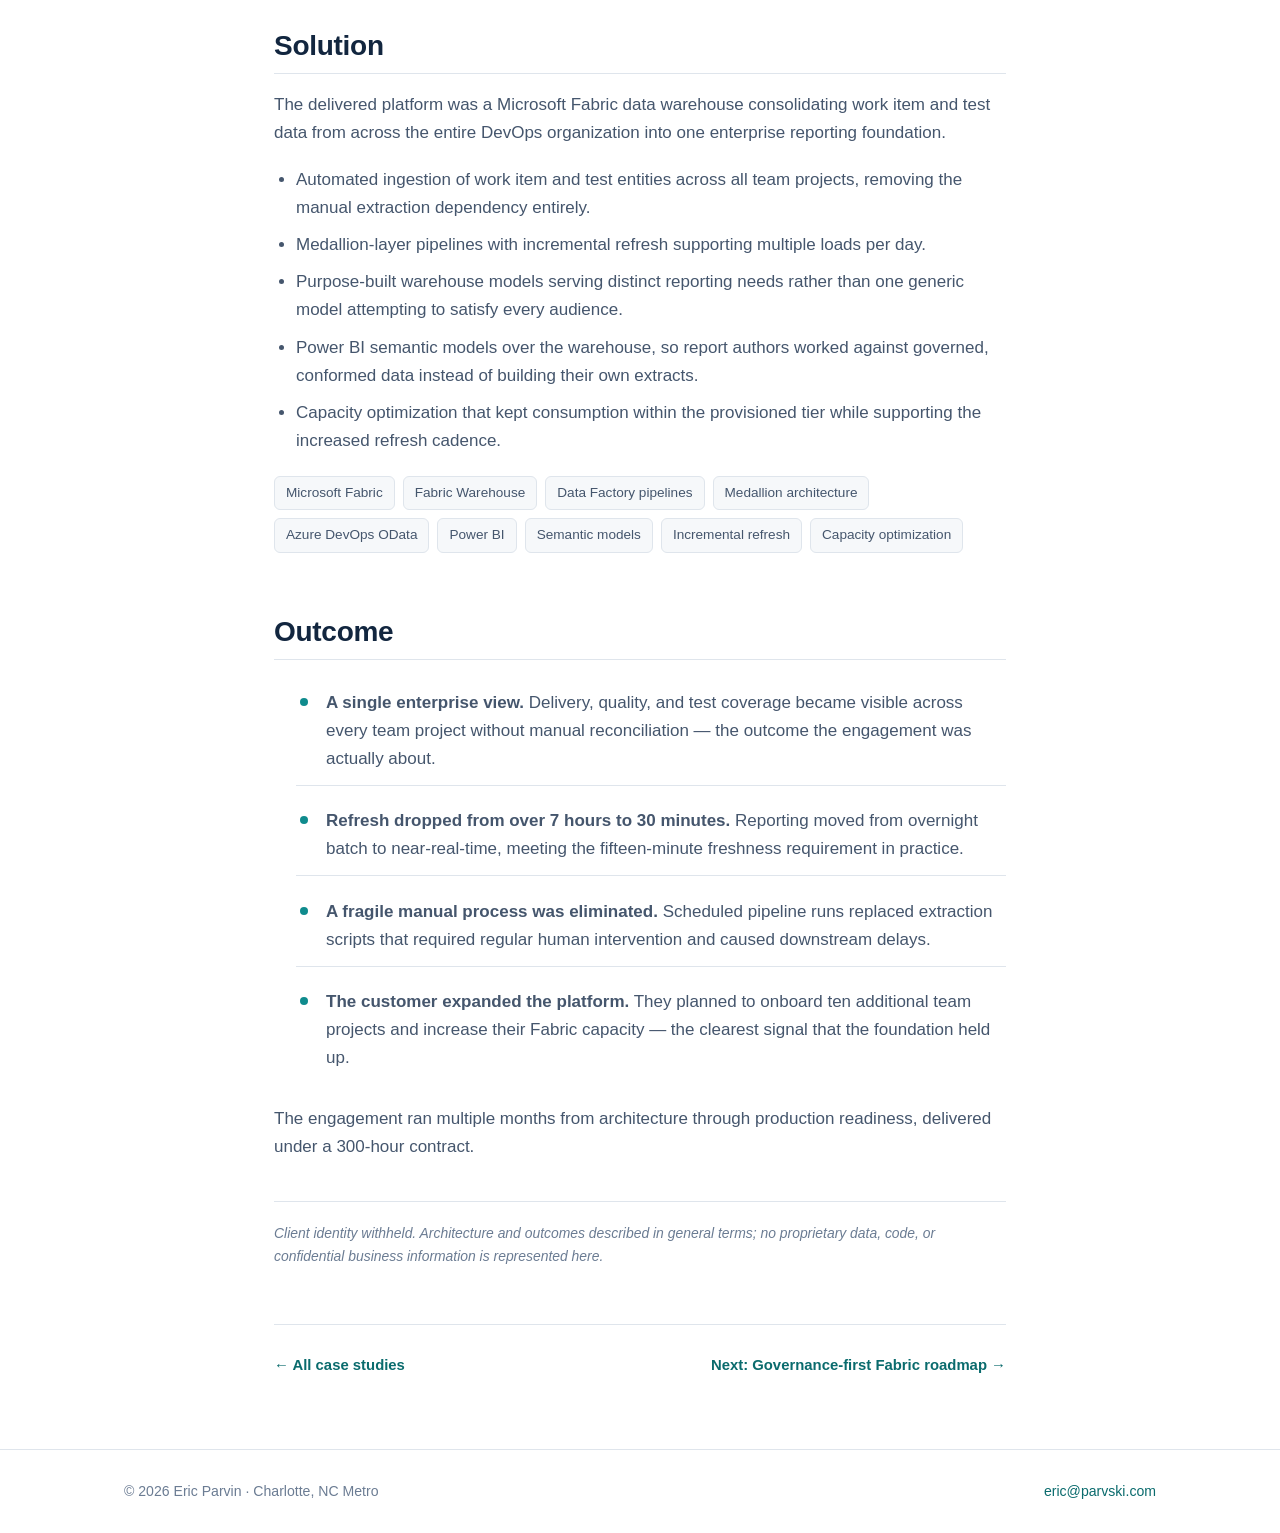
<file: Resume/portfolio/case-studies/enterprise-devops-analytics.html>
<!DOCTYPE html>
<html lang="en">
<head>
<meta charset="utf-8">
<meta name="viewport" content="width=device-width, initial-scale=1">
<title>Enterprise Engineering Analytics Platform - Eric Parvin</title>
<meta name="description" content="Consolidating work item and test data across an entire DevOps organization into a single enterprise reporting platform on Microsoft Fabric.">
<link rel="stylesheet" href="../style.css">
</head>
<body>

<a class="skip" href="#main">Skip to content</a>

<header class="site-header">
  <nav class="nav">
    <a class="brand" href="../index.html">Eric Parvin<span>.</span></a>
    <div class="nav-links">
      <a href="../index.html#about">About</a>
      <a href="../index.html#work">Case Studies</a>
      <a href="../index.html#skills">Skills</a>
      <a href="../index.html#contact">Contact</a>
    </div>
  </nav>
</header>

<main id="main">

<div class="cs-header">
  <div class="wrap narrow">
    <div class="crumb"><a href="../index.html">Home</a> &rsaquo; <a href="../index.html#work">Case Studies</a> &rsaquo; Enterprise engineering analytics</div>
    <h1>Unifying engineering data across a global audit organization</h1>
    <div class="cs-meta">
      <span><strong>Client</strong> Global professional services firm</span>
      <span><strong>Role</strong> Lead architect, end to end</span>
      <span><strong>Scope</strong> 300-hour contracted engagement</span>
    </div>
  </div>
</div>

<div class="cs-body">
  <div class="wrap narrow">

    <h2>Problem</h2>
    <p>
      A global audit organization ran its software delivery across dozens of separate Azure DevOps
      team projects. Each project had its own reporting, which meant every question at the portfolio
      level required someone to pull several reports and reconcile them by hand.
    </p>
    <p>
      Leadership could not answer basic questions consistently. How much test coverage exists across
      the program? Where is quality slipping? Which teams are carrying the most unfinished work into
      the next cycle? The data existed &mdash; it was just fragmented across project boundaries that
      made sense operationally but not analytically.
    </p>
    <p>
      The existing solution compounded the problem. A legacy SQL Server reporting database was fed by
      PowerShell extraction scripts that broke regularly and needed manual intervention, run by a
      team in a different time zone from the people waiting on the data. Reports took over seven
      hours to refresh end to end, against a stated need for data no more than fifteen minutes old.
    </p>

    <div class="callout">
      <p>
        The real problem was not refresh speed. It was that the organization had no single view of
        its own delivery and quality data. Refresh time was the symptom people complained about.
      </p>
    </div>

    <h2>Approach</h2>
    <p>
      I started by separating the two problems: consolidation and performance. Fixing refresh on a
      fragmented model would have produced fast reports that still could not answer portfolio
      questions.
    </p>
    <ul>
      <li>Inventoried entities across team projects to establish what work item and test data was
      genuinely common versus locally customized.</li>
      <li>Designed a medallion architecture &mdash; raw ingestion, conformed and cleansed, then
      purpose-built serving layers aligned to how each audience actually consumed the data.</li>
      <li>Modeled the serving layer around conformed dimensions so that work items, test results,
      iterations, and teams resolved consistently regardless of which project they originated in.</li>
      <li>Replaced script-based extraction with governed pipelines, using watermark-based incremental
      processing so each run handled only what changed.</li>
      <li>Sized and tuned capacity deliberately, treating compute consumption as a design constraint
      rather than something to discover after go-live.</li>
    </ul>

    <h2>Solution</h2>
    <p>
      The delivered platform was a Microsoft Fabric data warehouse consolidating work item and test
      data from across the entire DevOps organization into one enterprise reporting foundation.
    </p>
    <ul>
      <li>Automated ingestion of work item and test entities across all team projects, removing the
      manual extraction dependency entirely.</li>
      <li>Medallion-layer pipelines with incremental refresh supporting multiple loads per day.</li>
      <li>Purpose-built warehouse models serving distinct reporting needs rather than one generic
      model attempting to satisfy every audience.</li>
      <li>Power BI semantic models over the warehouse, so report authors worked against governed,
      conformed data instead of building their own extracts.</li>
      <li>Capacity optimization that kept consumption within the provisioned tier while supporting
      the increased refresh cadence.</li>
    </ul>

    <div class="stack">
      <span>Microsoft Fabric</span><span>Fabric Warehouse</span><span>Data Factory pipelines</span>
      <span>Medallion architecture</span><span>Azure DevOps OData</span><span>Power BI</span>
      <span>Semantic models</span><span>Incremental refresh</span><span>Capacity optimization</span>
    </div>

    <h2>Outcome</h2>
    <ul class="outcomes">
      <li><strong>A single enterprise view.</strong> Delivery, quality, and test coverage became
      visible across every team project without manual reconciliation &mdash; the outcome the engagement
      was actually about.</li>
      <li><strong>Refresh dropped from over 7 hours to 30 minutes.</strong> Reporting moved from
      overnight batch to near-real-time, meeting the fifteen-minute freshness requirement in
      practice.</li>
      <li><strong>A fragile manual process was eliminated.</strong> Scheduled pipeline runs replaced
      extraction scripts that required regular human intervention and caused downstream delays.</li>
      <li><strong>The customer expanded the platform.</strong> They planned to onboard ten additional
      team projects and increase their Fabric capacity &mdash; the clearest signal that the foundation
      held up.</li>
    </ul>

    <p>
      The engagement ran multiple months from architecture through production readiness, delivered
      under a 300-hour contract.
    </p>

    <p class="note">
      Client identity withheld. Architecture and outcomes described in general terms; no proprietary
      data, code, or confidential business information is represented here.
    </p>

    <div class="cs-nav">
      <a href="../index.html#work">&larr; All case studies</a>
      <a href="fabric-governance-roadmap.html">Next: Governance-first Fabric roadmap &rarr;</a>
    </div>

  </div>
</div>

</main>

<footer class="site-footer">
  <div class="wrap footer-inner">
    <span>&copy; 2026 Eric Parvin &middot; Charlotte, NC Metro</span>
    <span><a href="mailto:eric@parvski.com">eric@parvski.com</a></span>
  </div>
</footer>

</body>
</html>
</file>
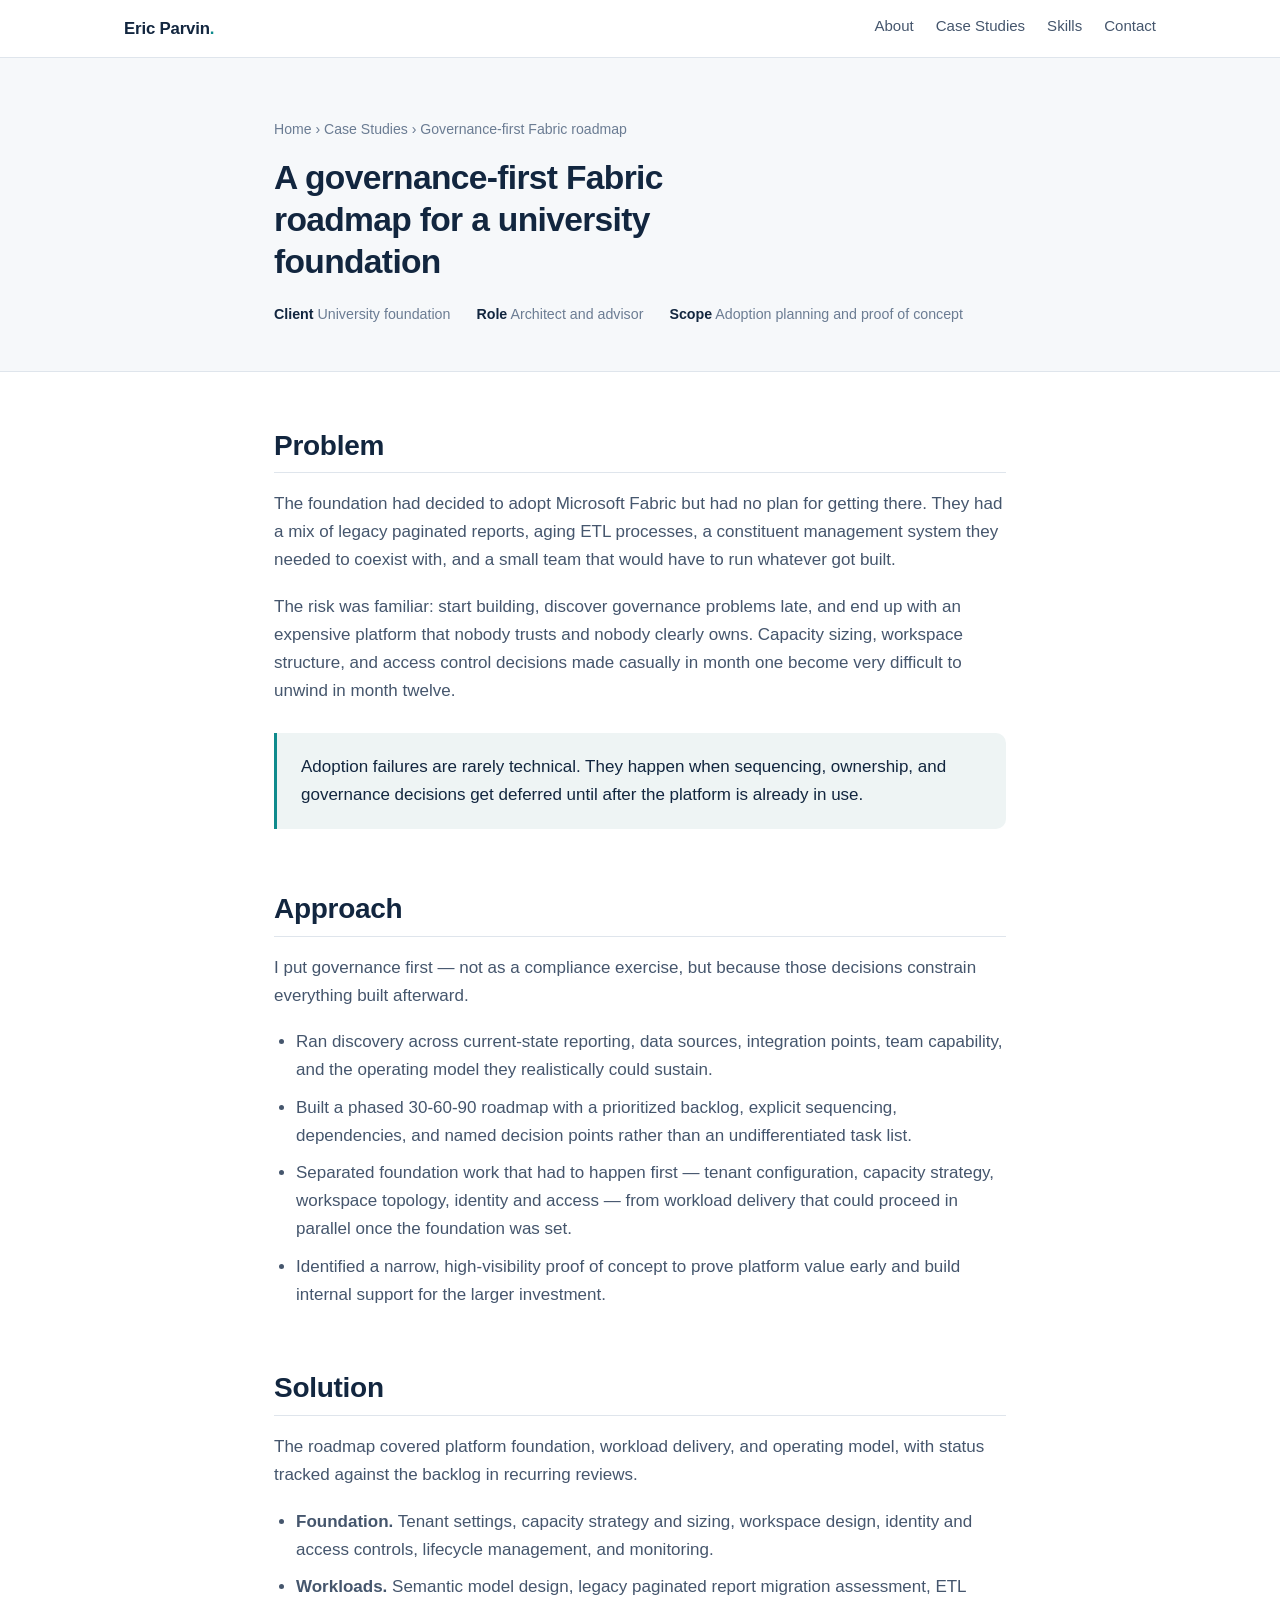
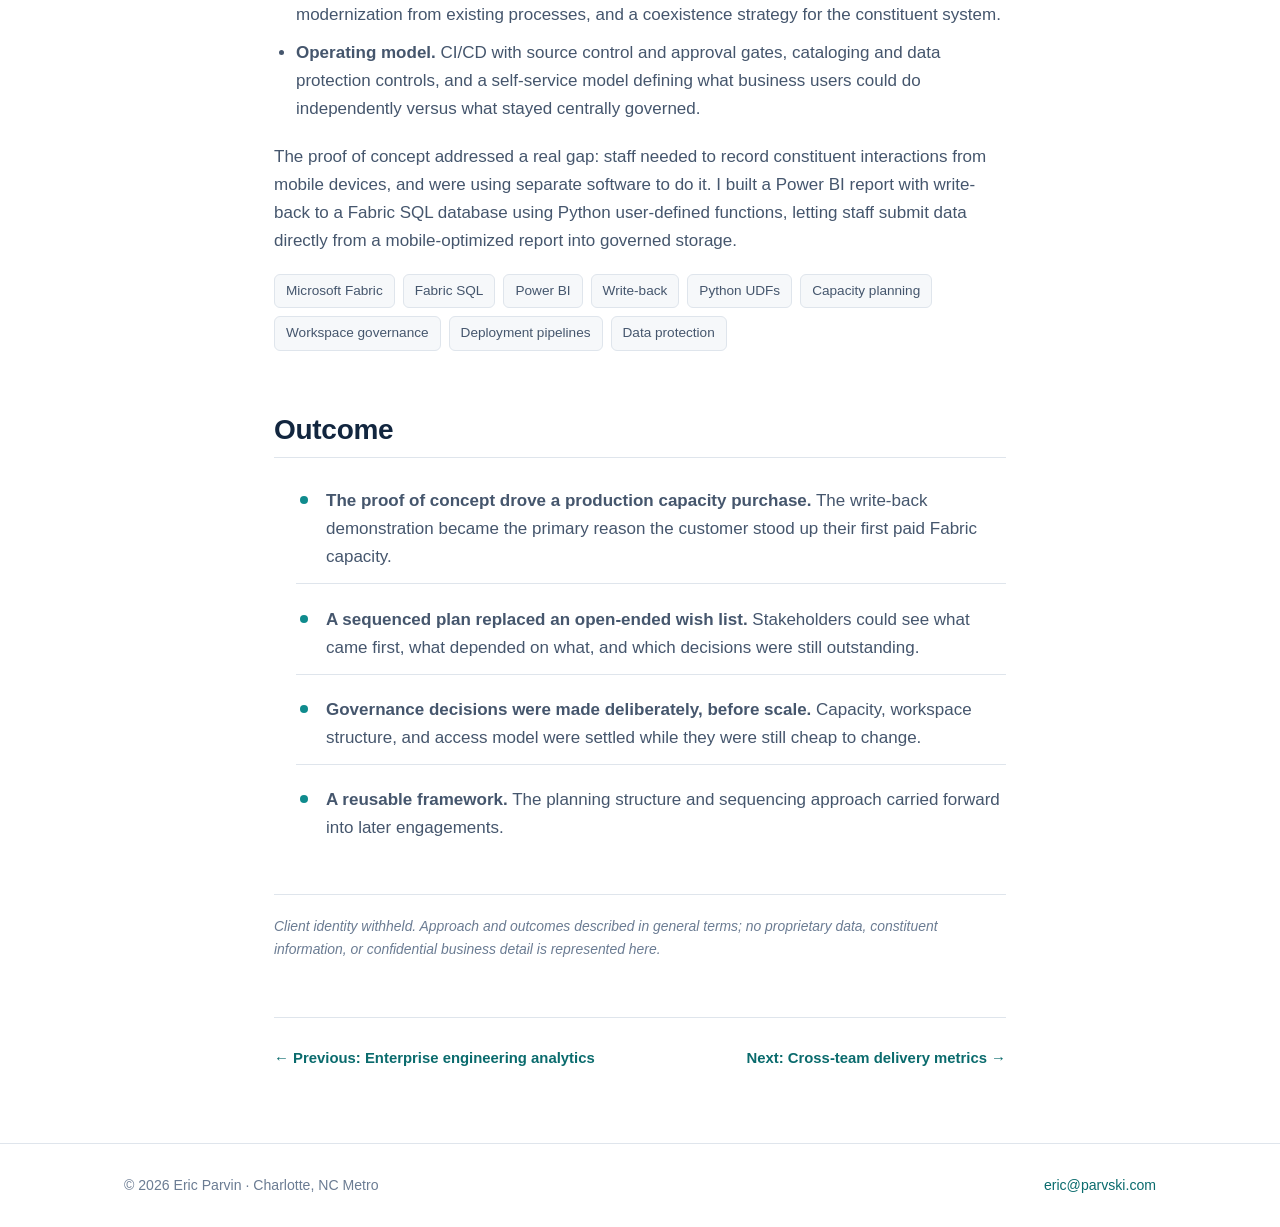
<file: Resume/portfolio/case-studies/fabric-governance-roadmap.html>
<!DOCTYPE html>
<html lang="en">
<head>
<meta charset="utf-8">
<meta name="viewport" content="width=device-width, initial-scale=1">
<title>Governance-First Fabric Roadmap - Eric Parvin</title>
<meta name="description" content="A phased Microsoft Fabric adoption roadmap covering tenant strategy, capacity, security, and modernization sequencing for a university foundation.">
<link rel="stylesheet" href="../style.css">
</head>
<body>

<a class="skip" href="#main">Skip to content</a>

<header class="site-header">
  <nav class="nav">
    <a class="brand" href="../index.html">Eric Parvin<span>.</span></a>
    <div class="nav-links">
      <a href="../index.html#about">About</a>
      <a href="../index.html#work">Case Studies</a>
      <a href="../index.html#skills">Skills</a>
      <a href="../index.html#contact">Contact</a>
    </div>
  </nav>
</header>

<main id="main">

<div class="cs-header">
  <div class="wrap narrow">
    <div class="crumb"><a href="../index.html">Home</a> &rsaquo; <a href="../index.html#work">Case Studies</a> &rsaquo; Governance-first Fabric roadmap</div>
    <h1>A governance-first Fabric roadmap for a university foundation</h1>
    <div class="cs-meta">
      <span><strong>Client</strong> University foundation</span>
      <span><strong>Role</strong> Architect and advisor</span>
      <span><strong>Scope</strong> Adoption planning and proof of concept</span>
    </div>
  </div>
</div>

<div class="cs-body">
  <div class="wrap narrow">

    <h2>Problem</h2>
    <p>
      The foundation had decided to adopt Microsoft Fabric but had no plan for getting there. They
      had a mix of legacy paginated reports, aging ETL processes, a constituent management system
      they needed to coexist with, and a small team that would have to run whatever got built.
    </p>
    <p>
      The risk was familiar: start building, discover governance problems late, and end up with an
      expensive platform that nobody trusts and nobody clearly owns. Capacity sizing, workspace
      structure, and access control decisions made casually in month one become very difficult to
      unwind in month twelve.
    </p>

    <div class="callout">
      <p>
        Adoption failures are rarely technical. They happen when sequencing, ownership, and
        governance decisions get deferred until after the platform is already in use.
      </p>
    </div>

    <h2>Approach</h2>
    <p>
      I put governance first &mdash; not as a compliance exercise, but because those decisions constrain
      everything built afterward.
    </p>
    <ul>
      <li>Ran discovery across current-state reporting, data sources, integration points, team
      capability, and the operating model they realistically could sustain.</li>
      <li>Built a phased 30-60-90 roadmap with a prioritized backlog, explicit sequencing,
      dependencies, and named decision points rather than an undifferentiated task list.</li>
      <li>Separated foundation work that had to happen first &mdash; tenant configuration, capacity
      strategy, workspace topology, identity and access &mdash; from workload delivery that could proceed
      in parallel once the foundation was set.</li>
      <li>Identified a narrow, high-visibility proof of concept to prove platform value early and
      build internal support for the larger investment.</li>
    </ul>

    <h2>Solution</h2>
    <p>
      The roadmap covered platform foundation, workload delivery, and operating model, with status
      tracked against the backlog in recurring reviews.
    </p>
    <ul>
      <li><strong>Foundation.</strong> Tenant settings, capacity strategy and sizing, workspace
      design, identity and access controls, lifecycle management, and monitoring.</li>
      <li><strong>Workloads.</strong> Semantic model design, legacy paginated report migration
      assessment, ETL modernization from existing processes, and a coexistence strategy for the
      constituent system.</li>
      <li><strong>Operating model.</strong> CI/CD with source control and approval gates, cataloging
      and data protection controls, and a self-service model defining what business users could do
      independently versus what stayed centrally governed.</li>
    </ul>

    <p>
      The proof of concept addressed a real gap: staff needed to record constituent interactions from
      mobile devices, and were using separate software to do it. I built a Power BI report with
      write-back to a Fabric SQL database using Python user-defined functions, letting staff submit
      data directly from a mobile-optimized report into governed storage.
    </p>

    <div class="stack">
      <span>Microsoft Fabric</span><span>Fabric SQL</span><span>Power BI</span><span>Write-back</span>
      <span>Python UDFs</span><span>Capacity planning</span><span>Workspace governance</span>
      <span>Deployment pipelines</span><span>Data protection</span>
    </div>

    <h2>Outcome</h2>
    <ul class="outcomes">
      <li><strong>The proof of concept drove a production capacity purchase.</strong> The write-back
      demonstration became the primary reason the customer stood up their first paid Fabric capacity.</li>
      <li><strong>A sequenced plan replaced an open-ended wish list.</strong> Stakeholders could see
      what came first, what depended on what, and which decisions were still outstanding.</li>
      <li><strong>Governance decisions were made deliberately, before scale.</strong> Capacity,
      workspace structure, and access model were settled while they were still cheap to change.</li>
      <li><strong>A reusable framework.</strong> The planning structure and sequencing approach
      carried forward into later engagements.</li>
    </ul>

    <p class="note">
      Client identity withheld. Approach and outcomes described in general terms; no proprietary
      data, constituent information, or confidential business detail is represented here.
    </p>

    <div class="cs-nav">
      <a href="enterprise-devops-analytics.html">&larr; Previous: Enterprise engineering analytics</a>
      <a href="cross-team-delivery-metrics.html">Next: Cross-team delivery metrics &rarr;</a>
    </div>

  </div>
</div>

</main>

<footer class="site-footer">
  <div class="wrap footer-inner">
    <span>&copy; 2026 Eric Parvin &middot; Charlotte, NC Metro</span>
    <span><a href="mailto:eric@parvski.com">eric@parvski.com</a></span>
  </div>
</footer>

</body>
</html>
</file>
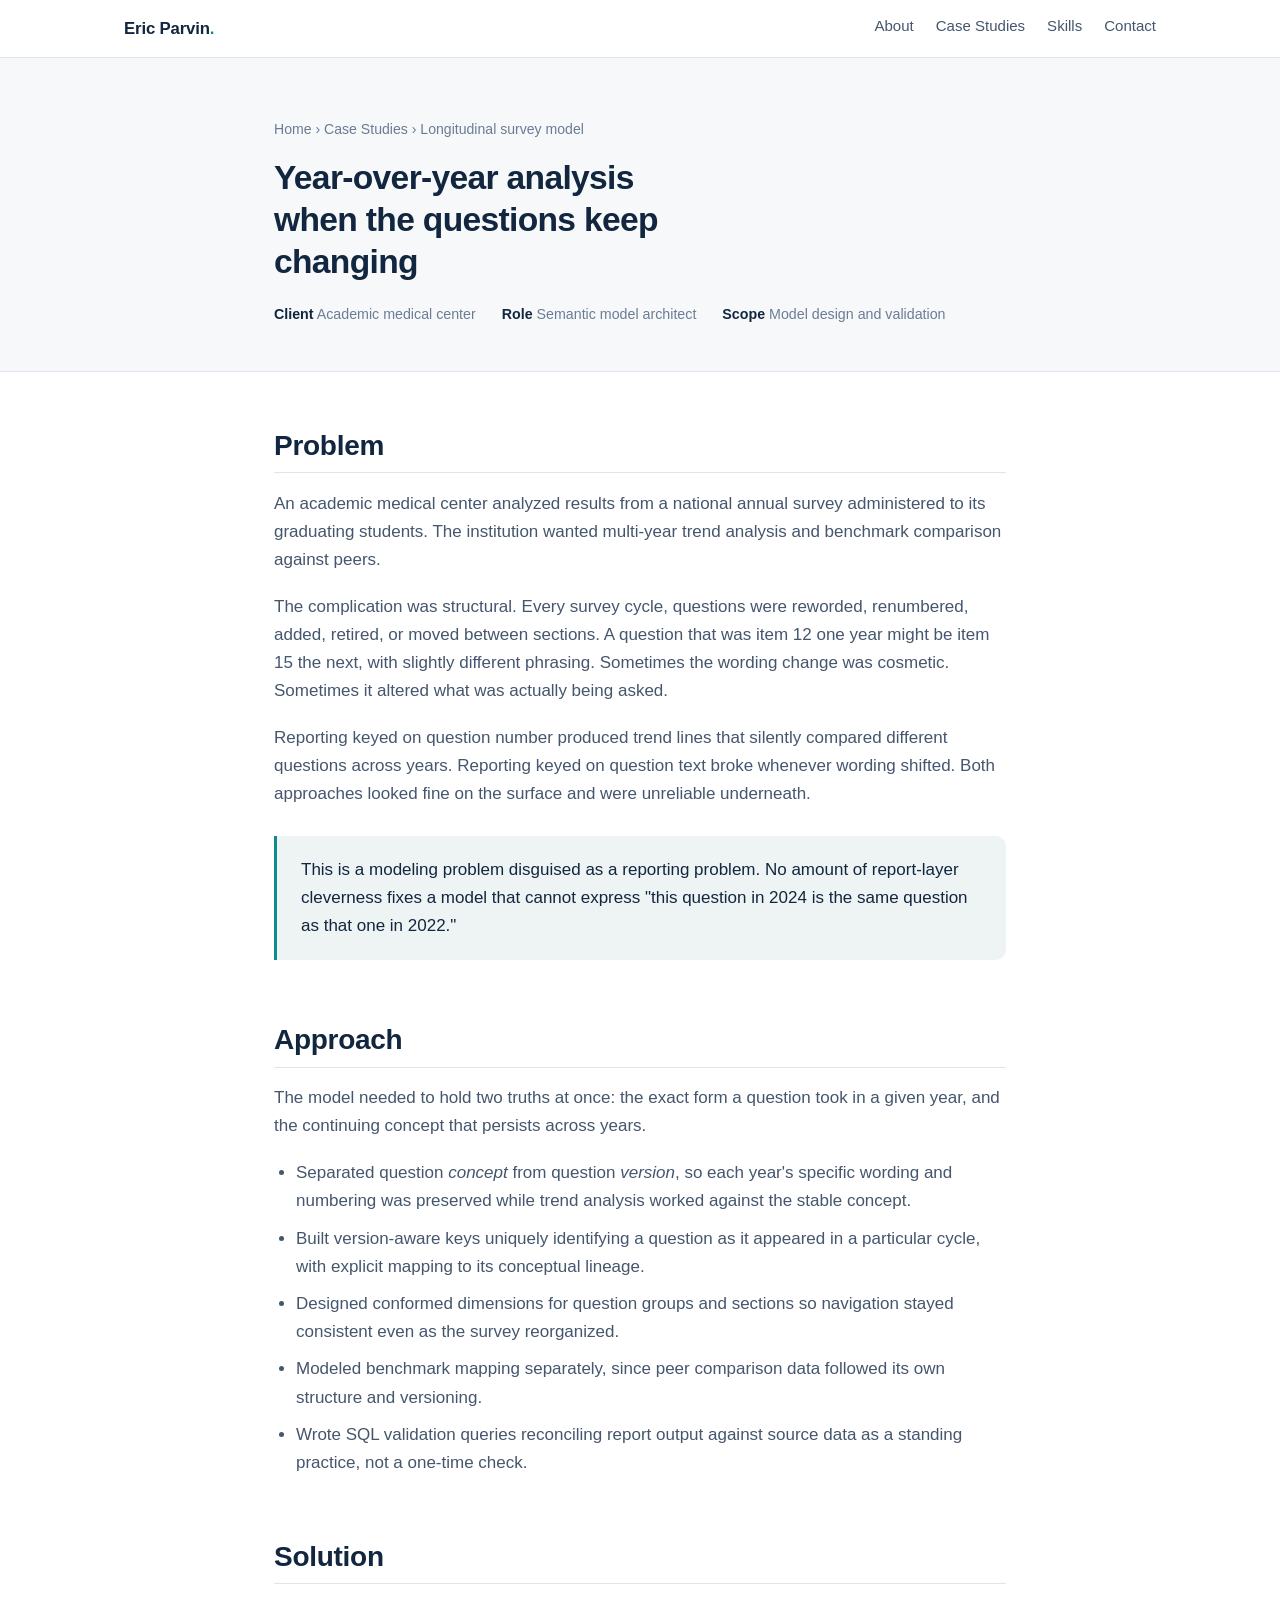
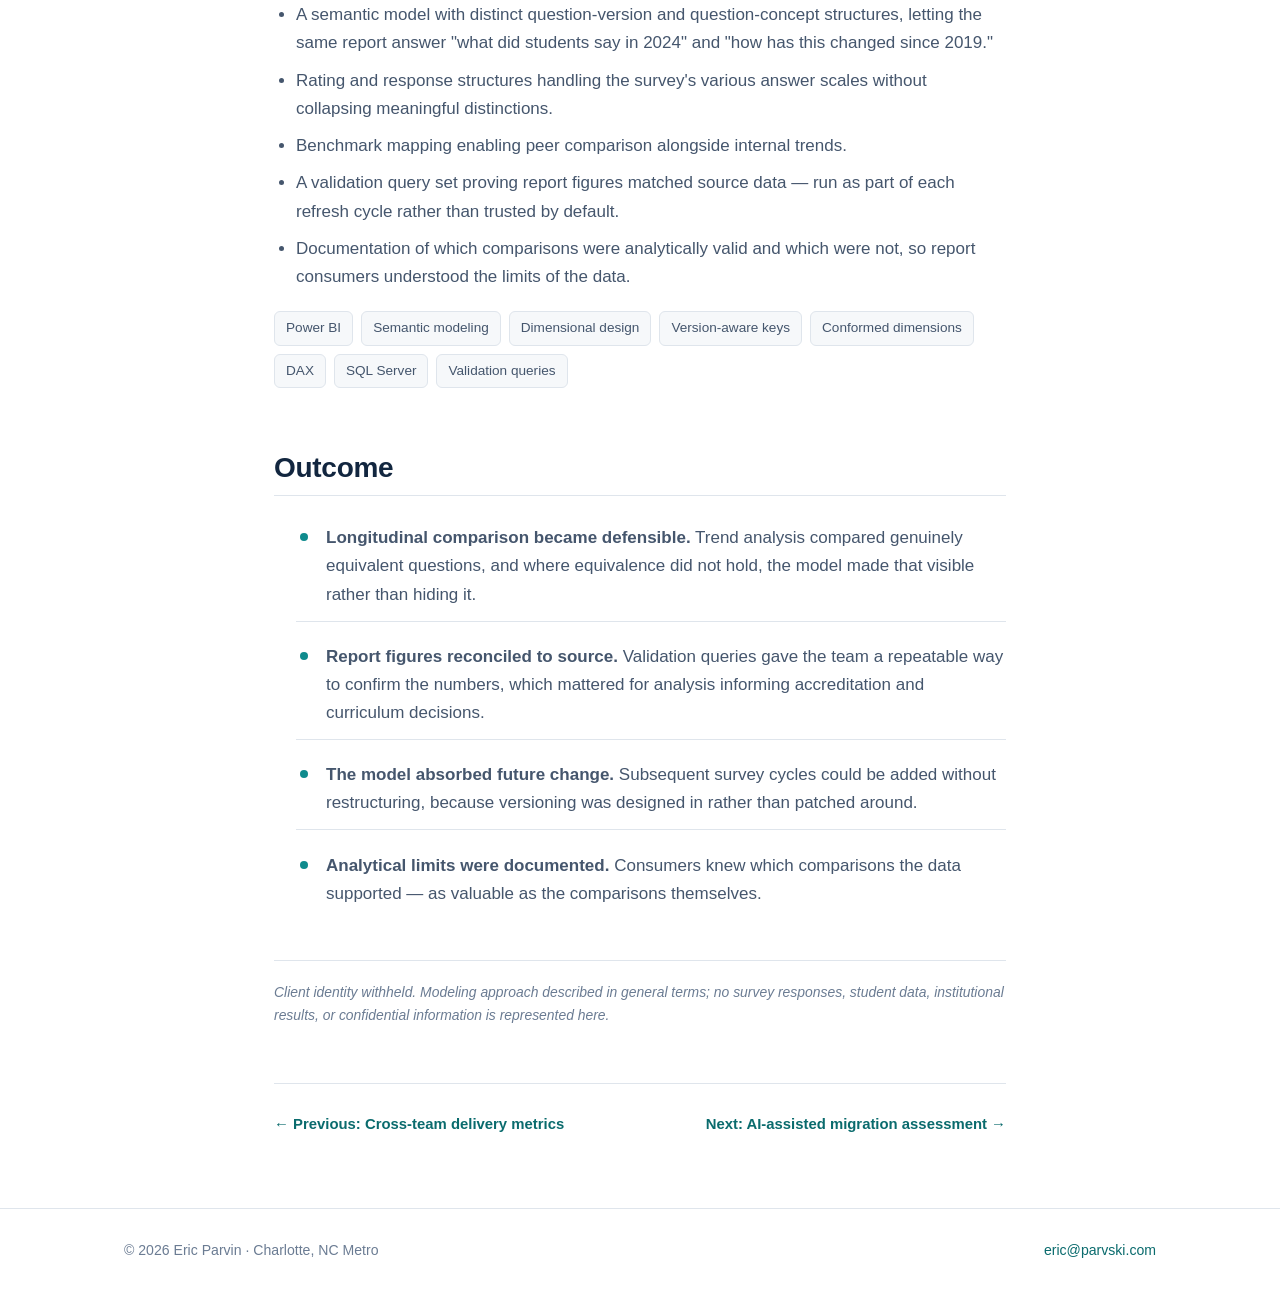
<file: Resume/portfolio/case-studies/longitudinal-survey-model.html>
<!DOCTYPE html>
<html lang="en">
<head>
<meta charset="utf-8">
<meta name="viewport" content="width=device-width, initial-scale=1">
<title>Longitudinal Survey Analytics Model - Eric Parvin</title>
<meta name="description" content="A version-aware semantic model enabling valid year-over-year survey comparison despite annual question wording and numbering changes.">
<link rel="stylesheet" href="../style.css">
</head>
<body>

<a class="skip" href="#main">Skip to content</a>

<header class="site-header">
  <nav class="nav">
    <a class="brand" href="../index.html">Eric Parvin<span>.</span></a>
    <div class="nav-links">
      <a href="../index.html#about">About</a>
      <a href="../index.html#work">Case Studies</a>
      <a href="../index.html#skills">Skills</a>
      <a href="../index.html#contact">Contact</a>
    </div>
  </nav>
</header>

<main id="main">

<div class="cs-header">
  <div class="wrap narrow">
    <div class="crumb"><a href="../index.html">Home</a> &rsaquo; <a href="../index.html#work">Case Studies</a> &rsaquo; Longitudinal survey model</div>
    <h1>Year-over-year analysis when the questions keep changing</h1>
    <div class="cs-meta">
      <span><strong>Client</strong> Academic medical center</span>
      <span><strong>Role</strong> Semantic model architect</span>
      <span><strong>Scope</strong> Model design and validation</span>
    </div>
  </div>
</div>

<div class="cs-body">
  <div class="wrap narrow">

    <h2>Problem</h2>
    <p>
      An academic medical center analyzed results from a national annual survey administered to its
      graduating students. The institution wanted multi-year trend analysis and benchmark comparison
      against peers.
    </p>
    <p>
      The complication was structural. Every survey cycle, questions were reworded, renumbered,
      added, retired, or moved between sections. A question that was item 12 one year might be item
      15 the next, with slightly different phrasing. Sometimes the wording change was cosmetic.
      Sometimes it altered what was actually being asked.
    </p>
    <p>
      Reporting keyed on question number produced trend lines that silently compared different
      questions across years. Reporting keyed on question text broke whenever wording shifted. Both
      approaches looked fine on the surface and were unreliable underneath.
    </p>

    <div class="callout">
      <p>
        This is a modeling problem disguised as a reporting problem. No amount of report-layer
        cleverness fixes a model that cannot express "this question in 2024 is the same question as
        that one in 2022."
      </p>
    </div>

    <h2>Approach</h2>
    <p>
      The model needed to hold two truths at once: the exact form a question took in a given year,
      and the continuing concept that persists across years.
    </p>
    <ul>
      <li>Separated question <em>concept</em> from question <em>version</em>, so each year's specific
      wording and numbering was preserved while trend analysis worked against the stable concept.</li>
      <li>Built version-aware keys uniquely identifying a question as it appeared in a particular
      cycle, with explicit mapping to its conceptual lineage.</li>
      <li>Designed conformed dimensions for question groups and sections so navigation stayed
      consistent even as the survey reorganized.</li>
      <li>Modeled benchmark mapping separately, since peer comparison data followed its own structure
      and versioning.</li>
      <li>Wrote SQL validation queries reconciling report output against source data as a standing
      practice, not a one-time check.</li>
    </ul>

    <h2>Solution</h2>
    <ul>
      <li>A semantic model with distinct question-version and question-concept structures, letting
      the same report answer "what did students say in 2024" and "how has this changed since 2019."</li>
      <li>Rating and response structures handling the survey's various answer scales without
      collapsing meaningful distinctions.</li>
      <li>Benchmark mapping enabling peer comparison alongside internal trends.</li>
      <li>A validation query set proving report figures matched source data &mdash; run as part of each
      refresh cycle rather than trusted by default.</li>
      <li>Documentation of which comparisons were analytically valid and which were not, so report
      consumers understood the limits of the data.</li>
    </ul>

    <div class="stack">
      <span>Power BI</span><span>Semantic modeling</span><span>Dimensional design</span>
      <span>Version-aware keys</span><span>Conformed dimensions</span><span>DAX</span>
      <span>SQL Server</span><span>Validation queries</span>
    </div>

    <h2>Outcome</h2>
    <ul class="outcomes">
      <li><strong>Longitudinal comparison became defensible.</strong> Trend analysis compared
      genuinely equivalent questions, and where equivalence did not hold, the model made that
      visible rather than hiding it.</li>
      <li><strong>Report figures reconciled to source.</strong> Validation queries gave the team a
      repeatable way to confirm the numbers, which mattered for analysis informing accreditation and
      curriculum decisions.</li>
      <li><strong>The model absorbed future change.</strong> Subsequent survey cycles could be added
      without restructuring, because versioning was designed in rather than patched around.</li>
      <li><strong>Analytical limits were documented.</strong> Consumers knew which comparisons the
      data supported &mdash; as valuable as the comparisons themselves.</li>
    </ul>

    <p class="note">
      Client identity withheld. Modeling approach described in general terms; no survey responses,
      student data, institutional results, or confidential information is represented here.
    </p>

    <div class="cs-nav">
      <a href="cross-team-delivery-metrics.html">&larr; Previous: Cross-team delivery metrics</a>
      <a href="ai-assisted-migration.html">Next: AI-assisted migration assessment &rarr;</a>
    </div>

  </div>
</div>

</main>

<footer class="site-footer">
  <div class="wrap footer-inner">
    <span>&copy; 2026 Eric Parvin &middot; Charlotte, NC Metro</span>
    <span><a href="mailto:eric@parvski.com">eric@parvski.com</a></span>
  </div>
</footer>

</body>
</html>
</file>
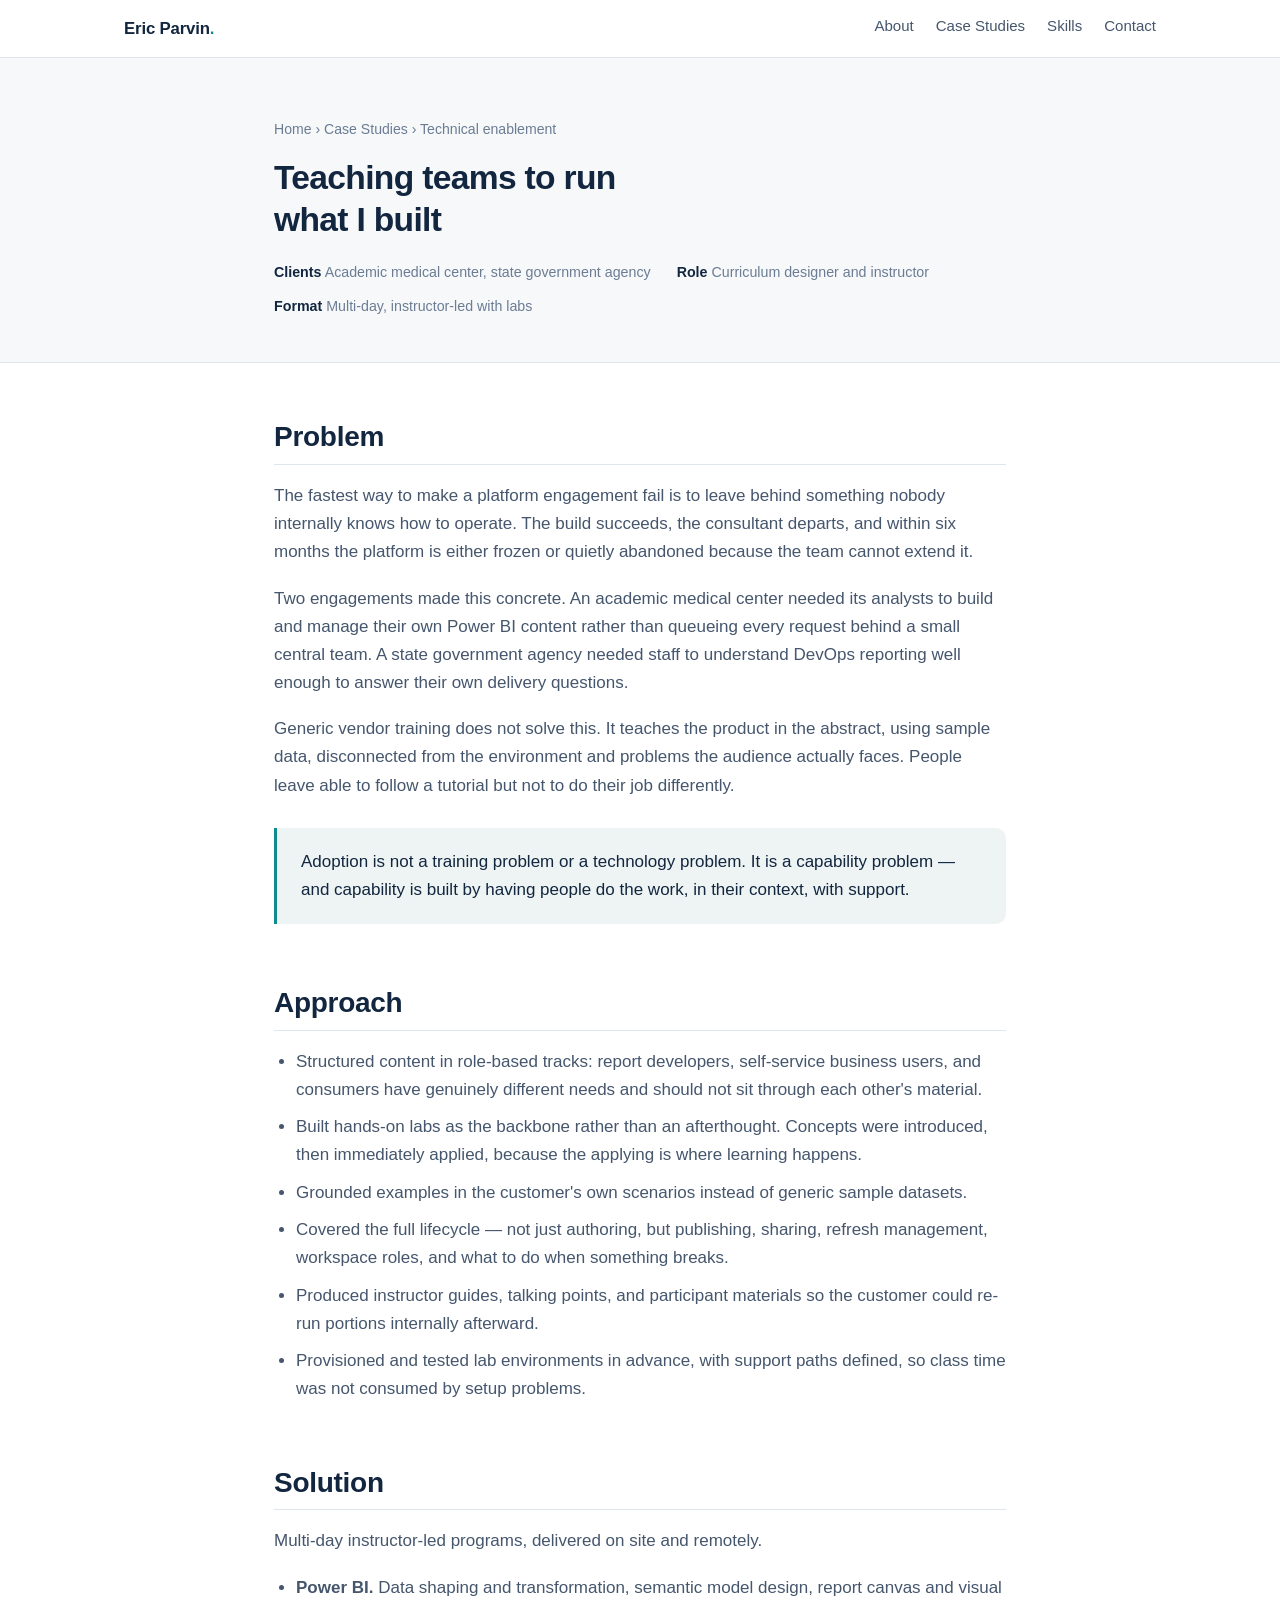
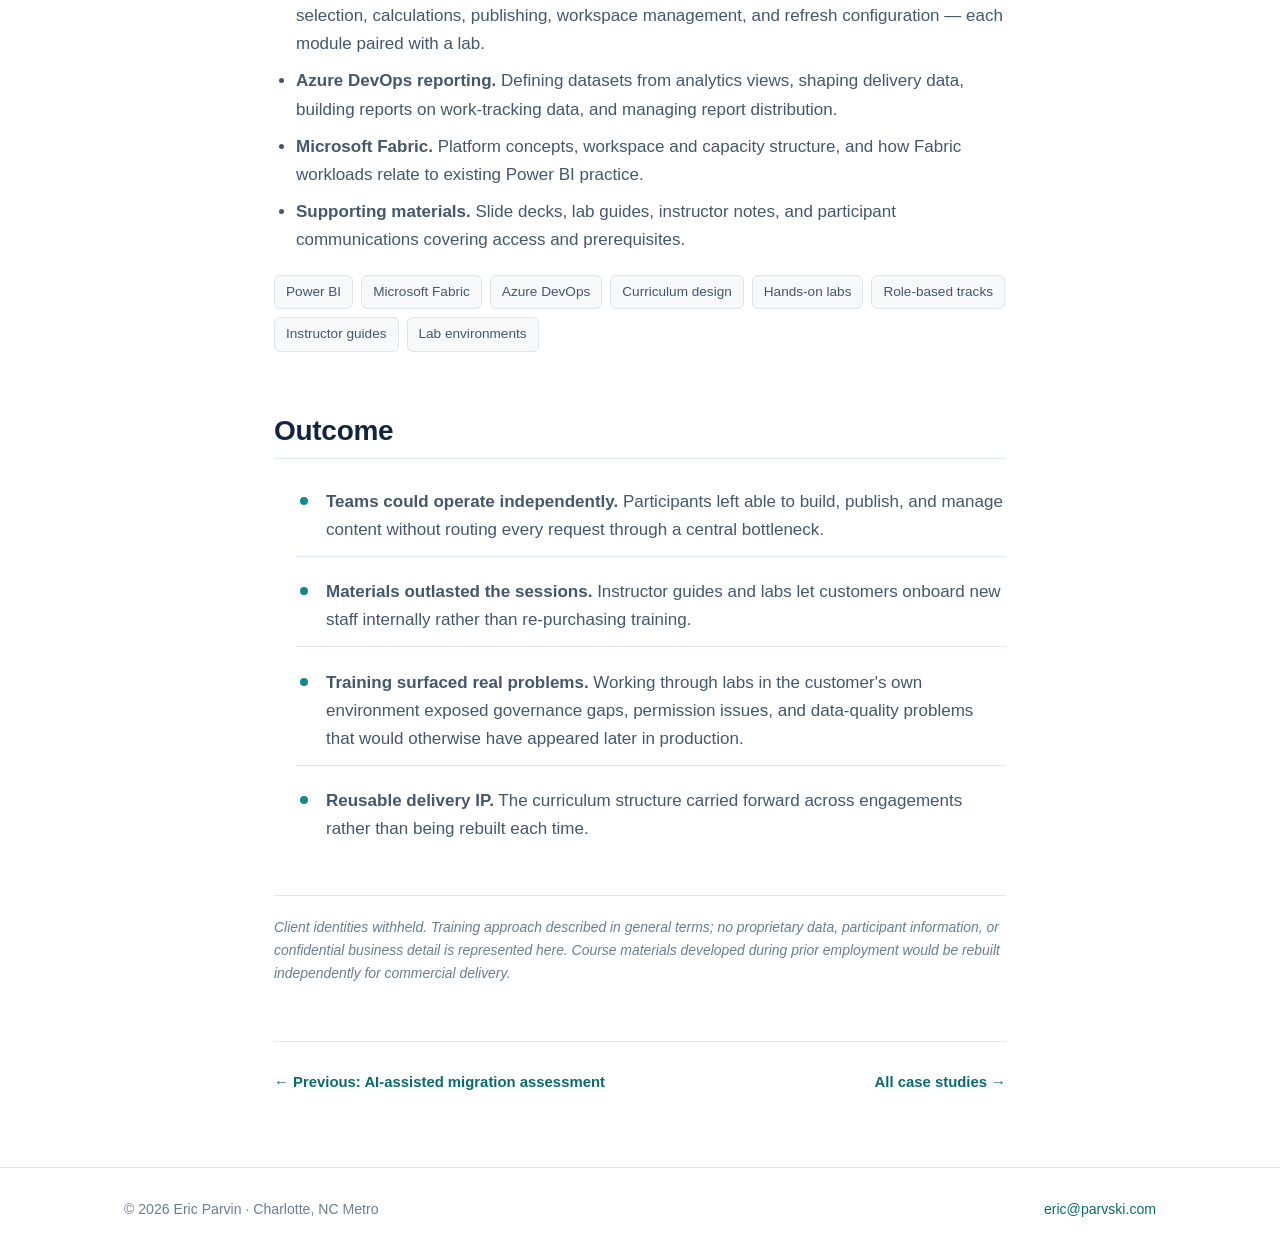
<file: Resume/portfolio/case-studies/technical-enablement.html>
<!DOCTYPE html>
<html lang="en">
<head>
<meta charset="utf-8">
<meta name="viewport" content="width=device-width, initial-scale=1">
<title>Technical Enablement &amp; Training - Eric Parvin</title>
<meta name="description" content="Multi-day instructor-led Power BI, Fabric, and Azure DevOps training with hands-on labs for public sector and healthcare teams.">
<link rel="stylesheet" href="../style.css">
</head>
<body>

<a class="skip" href="#main">Skip to content</a>

<header class="site-header">
  <nav class="nav">
    <a class="brand" href="../index.html">Eric Parvin<span>.</span></a>
    <div class="nav-links">
      <a href="../index.html#about">About</a>
      <a href="../index.html#work">Case Studies</a>
      <a href="../index.html#skills">Skills</a>
      <a href="../index.html#contact">Contact</a>
    </div>
  </nav>
</header>

<main id="main">

<div class="cs-header">
  <div class="wrap narrow">
    <div class="crumb"><a href="../index.html">Home</a> &rsaquo; <a href="../index.html#work">Case Studies</a> &rsaquo; Technical enablement</div>
    <h1>Teaching teams to run what I built</h1>
    <div class="cs-meta">
      <span><strong>Clients</strong> Academic medical center, state government agency</span>
      <span><strong>Role</strong> Curriculum designer and instructor</span>
      <span><strong>Format</strong> Multi-day, instructor-led with labs</span>
    </div>
  </div>
</div>

<div class="cs-body">
  <div class="wrap narrow">

    <h2>Problem</h2>
    <p>
      The fastest way to make a platform engagement fail is to leave behind something nobody
      internally knows how to operate. The build succeeds, the consultant departs, and within six
      months the platform is either frozen or quietly abandoned because the team cannot extend it.
    </p>
    <p>
      Two engagements made this concrete. An academic medical center needed its analysts to build and
      manage their own Power BI content rather than queueing every request behind a small central
      team. A state government agency needed staff to understand DevOps reporting well enough to
      answer their own delivery questions.
    </p>
    <p>
      Generic vendor training does not solve this. It teaches the product in the abstract, using
      sample data, disconnected from the environment and problems the audience actually faces.
      People leave able to follow a tutorial but not to do their job differently.
    </p>

    <div class="callout">
      <p>
        Adoption is not a training problem or a technology problem. It is a capability problem &mdash;
        and capability is built by having people do the work, in their context, with support.
      </p>
    </div>

    <h2>Approach</h2>
    <ul>
      <li>Structured content in role-based tracks: report developers, self-service business users,
      and consumers have genuinely different needs and should not sit through each other's material.</li>
      <li>Built hands-on labs as the backbone rather than an afterthought. Concepts were introduced,
      then immediately applied, because the applying is where learning happens.</li>
      <li>Grounded examples in the customer's own scenarios instead of generic sample datasets.</li>
      <li>Covered the full lifecycle &mdash; not just authoring, but publishing, sharing, refresh
      management, workspace roles, and what to do when something breaks.</li>
      <li>Produced instructor guides, talking points, and participant materials so the customer could
      re-run portions internally afterward.</li>
      <li>Provisioned and tested lab environments in advance, with support paths defined, so class
      time was not consumed by setup problems.</li>
    </ul>

    <h2>Solution</h2>
    <p>
      Multi-day instructor-led programs, delivered on site and remotely.
    </p>
    <ul>
      <li><strong>Power BI.</strong> Data shaping and transformation, semantic model design, report
      canvas and visual selection, calculations, publishing, workspace management, and refresh
      configuration &mdash; each module paired with a lab.</li>
      <li><strong>Azure DevOps reporting.</strong> Defining datasets from analytics views, shaping
      delivery data, building reports on work-tracking data, and managing report distribution.</li>
      <li><strong>Microsoft Fabric.</strong> Platform concepts, workspace and capacity structure, and
      how Fabric workloads relate to existing Power BI practice.</li>
      <li><strong>Supporting materials.</strong> Slide decks, lab guides, instructor notes, and
      participant communications covering access and prerequisites.</li>
    </ul>

    <div class="stack">
      <span>Power BI</span><span>Microsoft Fabric</span><span>Azure DevOps</span>
      <span>Curriculum design</span><span>Hands-on labs</span><span>Role-based tracks</span>
      <span>Instructor guides</span><span>Lab environments</span>
    </div>

    <h2>Outcome</h2>
    <ul class="outcomes">
      <li><strong>Teams could operate independently.</strong> Participants left able to build,
      publish, and manage content without routing every request through a central bottleneck.</li>
      <li><strong>Materials outlasted the sessions.</strong> Instructor guides and labs let customers
      onboard new staff internally rather than re-purchasing training.</li>
      <li><strong>Training surfaced real problems.</strong> Working through labs in the customer's own
      environment exposed governance gaps, permission issues, and data-quality problems that would
      otherwise have appeared later in production.</li>
      <li><strong>Reusable delivery IP.</strong> The curriculum structure carried forward across
      engagements rather than being rebuilt each time.</li>
    </ul>

    <p class="note">
      Client identities withheld. Training approach described in general terms; no proprietary data,
      participant information, or confidential business detail is represented here. Course materials
      developed during prior employment would be rebuilt independently for commercial delivery.
    </p>

    <div class="cs-nav">
      <a href="ai-assisted-migration.html">&larr; Previous: AI-assisted migration assessment</a>
      <a href="../index.html#work">All case studies &rarr;</a>
    </div>

  </div>
</div>

</main>

<footer class="site-footer">
  <div class="wrap footer-inner">
    <span>&copy; 2026 Eric Parvin &middot; Charlotte, NC Metro</span>
    <span><a href="mailto:eric@parvski.com">eric@parvski.com</a></span>
  </div>
</footer>

</body>
</html>
</file>
<file: Resume/portfolio/style.css>
/* ==========================================================================
   Eric Parvin - Portfolio
   Single stylesheet. No frameworks, no build step.
   ========================================================================== */

:root {
  --navy:        #12263f;
  --navy-soft:   #1c3557;
  --slate:       #45566d;
  --slate-light: #6b7c93;
  --teal:        #0f8b8d;
  --teal-dark:   #0a6b6d;
  --amber:       #c47f17;
  --bg:          #ffffff;
  --bg-alt:      #f6f8fa;
  --bg-tint:     #eef4f4;
  --border:      #dfe5ec;
  --radius:      10px;
  --shadow:      0 1px 3px rgba(18,38,63,.06), 0 6px 20px rgba(18,38,63,.06);
  --shadow-lift: 0 4px 10px rgba(18,38,63,.09), 0 14px 34px rgba(18,38,63,.10);
  --maxw:        1080px;
  --font: -apple-system, BlinkMacSystemFont, "Segoe UI", Roboto, "Helvetica Neue", Arial, sans-serif;
}

*, *::before, *::after { box-sizing: border-box; }

html { scroll-behavior: smooth; }

body {
  margin: 0;
  font-family: var(--font);
  font-size: 17px;
  line-height: 1.65;
  color: var(--slate);
  background: var(--bg);
  -webkit-font-smoothing: antialiased;
}

h1, h2, h3, h4 { color: var(--navy); line-height: 1.25; margin: 0 0 .6em; font-weight: 650; }
h1 { font-size: 2.5rem; letter-spacing: -.02em; }
h2 { font-size: 1.75rem; letter-spacing: -.01em; }
h3 { font-size: 1.2rem; }
p  { margin: 0 0 1.1em; }
a  { color: var(--teal-dark); text-decoration: none; }
a:hover { text-decoration: underline; }

.wrap { max-width: var(--maxw); margin: 0 auto; padding: 0 24px; }
.narrow { max-width: 780px; }

/* ---------- Skip link (accessibility) ---------- */
.skip {
  position: absolute; left: -9999px; top: 0;
  background: var(--navy); color: #fff; padding: 12px 20px; z-index: 200;
}
.skip:focus { left: 0; }

/* ---------- Header / nav ---------- */
.site-header {
  position: sticky; top: 0; z-index: 100;
  background: rgba(255,255,255,.94);
  backdrop-filter: saturate(180%) blur(10px);
  border-bottom: 1px solid var(--border);
}
.nav {
  display: flex; align-items: center; justify-content: space-between;
  gap: 20px; padding: 14px 24px; max-width: var(--maxw); margin: 0 auto;
}
.brand {
  font-weight: 700; color: var(--navy); font-size: 1.05rem;
  letter-spacing: -.01em; white-space: nowrap;
}
.brand:hover { text-decoration: none; }
.brand span { color: var(--teal); }
.nav-links { display: flex; flex-wrap: wrap; gap: 22px; align-items: center; }
.nav-links a {
  color: var(--slate); font-size: .94rem; font-weight: 500;
  padding-bottom: 2px; border-bottom: 2px solid transparent;
}
.nav-links a:hover { color: var(--navy); border-bottom-color: var(--teal); text-decoration: none; }

/* ---------- Availability pill ---------- */
.pill {
  display: inline-flex; align-items: center; gap: 8px;
  background: var(--bg-tint); color: var(--teal-dark);
  border: 1px solid #cfe3e3; border-radius: 999px;
  padding: 6px 14px; font-size: .84rem; font-weight: 600; letter-spacing: .01em;
}
.dot {
  width: 8px; height: 8px; border-radius: 50%;
  background: var(--teal); flex: 0 0 auto;
}

/* ---------- Hero ---------- */
.hero {
  padding: 88px 0 72px;
  background:
    radial-gradient(1100px 380px at 12% -8%, #eef4f4 0%, rgba(238,244,244,0) 62%),
    linear-gradient(180deg, #fbfcfd 0%, #ffffff 100%);
  border-bottom: 1px solid var(--border);
}
.hero h1 { margin-top: 18px; max-width: 17ch; }
.hero .lede {
  font-size: 1.16rem; color: var(--slate); max-width: 62ch; margin-bottom: 1.6em;
}
.hero .lede strong { color: var(--navy); font-weight: 600; }

/* ---------- Buttons ---------- */
.btn {
  display: inline-block; padding: 12px 24px; border-radius: 8px;
  font-weight: 600; font-size: .95rem; border: 1px solid transparent;
  transition: transform .12s ease, box-shadow .12s ease, background .12s ease;
}
.btn:hover { text-decoration: none; transform: translateY(-1px); }
.btn-primary { background: var(--navy); color: #fff; }
.btn-primary:hover { background: var(--navy-soft); box-shadow: var(--shadow); }
.btn-ghost { background: #fff; color: var(--navy); border-color: var(--border); }
.btn-ghost:hover { border-color: var(--teal); color: var(--teal-dark); }
.btn-row { display: flex; flex-wrap: wrap; gap: 12px; }

/* ---------- Sections ---------- */
section { padding: 72px 0; }
.section-alt { background: var(--bg-alt); border-top: 1px solid var(--border); border-bottom: 1px solid var(--border); }
.section-head { margin-bottom: 36px; }
.eyebrow {
  text-transform: uppercase; letter-spacing: .1em; font-size: .76rem;
  font-weight: 700; color: var(--teal); margin: 0 0 10px;
}

/* ---------- Stat strip ---------- */
.stats {
  display: grid; grid-template-columns: repeat(4, 1fr); gap: 20px;
  margin-top: 48px; padding-top: 36px; border-top: 1px solid var(--border);
}
.stat .num {
  font-size: 2rem; font-weight: 700; color: var(--navy);
  letter-spacing: -.02em; line-height: 1.1;
}
.stat .lbl { font-size: .87rem; color: var(--slate-light); margin-top: 4px; }

/* ---------- Case study cards ---------- */
.cards { display: grid; grid-template-columns: repeat(2, 1fr); gap: 22px; }
.card {
  display: flex; flex-direction: column;
  background: #fff; border: 1px solid var(--border); border-radius: var(--radius);
  padding: 26px; box-shadow: var(--shadow);
  transition: transform .15s ease, box-shadow .15s ease, border-color .15s ease;
}
.card:hover { transform: translateY(-3px); box-shadow: var(--shadow-lift); border-color: #c9d6e4; }
.card .tag {
  font-size: .74rem; text-transform: uppercase; letter-spacing: .08em;
  font-weight: 700; color: var(--teal); margin-bottom: 10px;
}
.card h3 { margin-bottom: .5em; }
.card h3 a { color: var(--navy); }
.card h3 a:hover { color: var(--teal-dark); text-decoration: none; }
.card p { font-size: .96rem; margin-bottom: 1em; }
.card .result {
  margin-top: auto; padding-top: 14px; border-top: 1px solid var(--border);
  font-size: .9rem; color: var(--navy); font-weight: 600;
}
.card .more { margin-top: 14px; font-size: .9rem; font-weight: 600; }
.card .more::after { content: " \2192"; }

/* ---------- Skills ---------- */
.skill-grid { display: grid; grid-template-columns: repeat(2, 1fr); gap: 20px; }
.skill-block {
  background: #fff; border: 1px solid var(--border);
  border-left: 3px solid var(--teal);
  border-radius: var(--radius); padding: 22px 24px;
}
.skill-block h3 { font-size: 1.02rem; margin-bottom: .55em; }
.skill-block p { font-size: .93rem; margin: 0; color: var(--slate); }

/* ---------- Chips ---------- */
.chips { display: flex; flex-wrap: wrap; gap: 8px; margin-top: 8px; }
.chip {
  background: #fff; border: 1px solid var(--border); border-radius: 6px;
  padding: 5px 11px; font-size: .84rem; color: var(--slate);
}

/* ---------- Case study page ---------- */
.cs-header {
  padding: 60px 0 44px; background: var(--bg-alt);
  border-bottom: 1px solid var(--border);
}
.crumb { font-size: .88rem; color: var(--slate-light); margin-bottom: 16px; }
.crumb a { color: var(--slate-light); }
.crumb a:hover { color: var(--teal-dark); }
.cs-header h1 { font-size: 2.1rem; max-width: 22ch; }
.cs-meta {
  display: flex; flex-wrap: wrap; gap: 10px 26px;
  margin-top: 18px; font-size: .89rem; color: var(--slate-light);
}
.cs-meta strong { color: var(--navy); font-weight: 600; }

.cs-body { padding: 56px 0 72px; }
.cs-body h2 {
  margin-top: 2.2em; padding-bottom: .35em; border-bottom: 1px solid var(--border);
}
.cs-body h2:first-child { margin-top: 0; }
.cs-body ul { padding-left: 22px; margin: 0 0 1.2em; }
.cs-body li { margin-bottom: .55em; }

.callout {
  background: var(--bg-tint); border-left: 3px solid var(--teal);
  border-radius: 0 var(--radius) var(--radius) 0;
  padding: 20px 24px; margin: 28px 0;
}
.callout p { margin: 0; color: var(--navy); }
.callout p + p { margin-top: .8em; }

.outcomes { list-style: none; padding: 0; margin: 0 0 1.4em; }
.outcomes li {
  padding: 12px 0 12px 30px; border-bottom: 1px solid var(--border);
  position: relative;
}
.outcomes li:last-child { border-bottom: 0; }
.outcomes li::before {
  content: ""; position: absolute; left: 4px; top: 21px;
  width: 8px; height: 8px; border-radius: 50%; background: var(--teal);
}

.stack { display: flex; flex-wrap: wrap; gap: 8px; margin: 0 0 1.4em; }
.stack span {
  background: var(--bg-alt); border: 1px solid var(--border);
  border-radius: 6px; padding: 5px 11px; font-size: .85rem; color: var(--slate);
}

.cs-nav {
  display: flex; justify-content: space-between; gap: 16px; flex-wrap: wrap;
  margin-top: 56px; padding-top: 28px; border-top: 1px solid var(--border);
  font-size: .93rem; font-weight: 600;
}

.note {
  font-size: .87rem; color: var(--slate-light); font-style: italic;
  border-top: 1px solid var(--border); padding-top: 20px; margin-top: 40px;
}

/* ---------- Contact ---------- */
.contact-card {
  background: var(--navy); color: #dbe4ef;
  border-radius: 14px; padding: 48px 44px; text-align: center;
}
.contact-card h2 { color: #fff; }
.contact-card p { max-width: 56ch; margin-left: auto; margin-right: auto; color: #b9c7d9; }
.contact-card .btn-primary { background: var(--teal); }
.contact-card .btn-primary:hover { background: var(--teal-dark); }
.contact-card .btn-ghost { background: transparent; color: #fff; border-color: #46618a; }
.contact-card .btn-ghost:hover { border-color: #fff; color: #fff; }
.contact-card .btn-row { justify-content: center; margin-top: 26px; }

/* ---------- Footer ---------- */
.site-footer {
  border-top: 1px solid var(--border); padding: 30px 0;
  font-size: .88rem; color: var(--slate-light);
}
.footer-inner { display: flex; flex-wrap: wrap; gap: 12px; justify-content: space-between; }

/* ---------- Responsive ---------- */
@media (max-width: 860px) {
  .stats { grid-template-columns: repeat(2, 1fr); gap: 26px; }
}

@media (max-width: 720px) {
  body { font-size: 16px; }
  h1 { font-size: 1.95rem; }
  h2 { font-size: 1.45rem; }
  .hero { padding: 56px 0 48px; }
  section { padding: 52px 0; }
  .nav { flex-direction: column; align-items: flex-start; gap: 12px; padding: 14px 20px; }
  .nav-links { gap: 16px; }
  .cards, .skill-grid { grid-template-columns: 1fr; }
  .contact-card { padding: 36px 24px; }
  .cs-header h1 { font-size: 1.7rem; }
  .wrap { padding: 0 20px; }
}

@media (max-width: 420px) {
  .stats { grid-template-columns: 1fr; }
  .btn { width: 100%; text-align: center; }
}

/* ---------- Print ---------- */
@media print {
  .site-header, .cs-nav, .contact-card, .site-footer { display: none; }
  body { font-size: 11pt; color: #000; }
  a { color: #000; text-decoration: none; }
}
</file>
